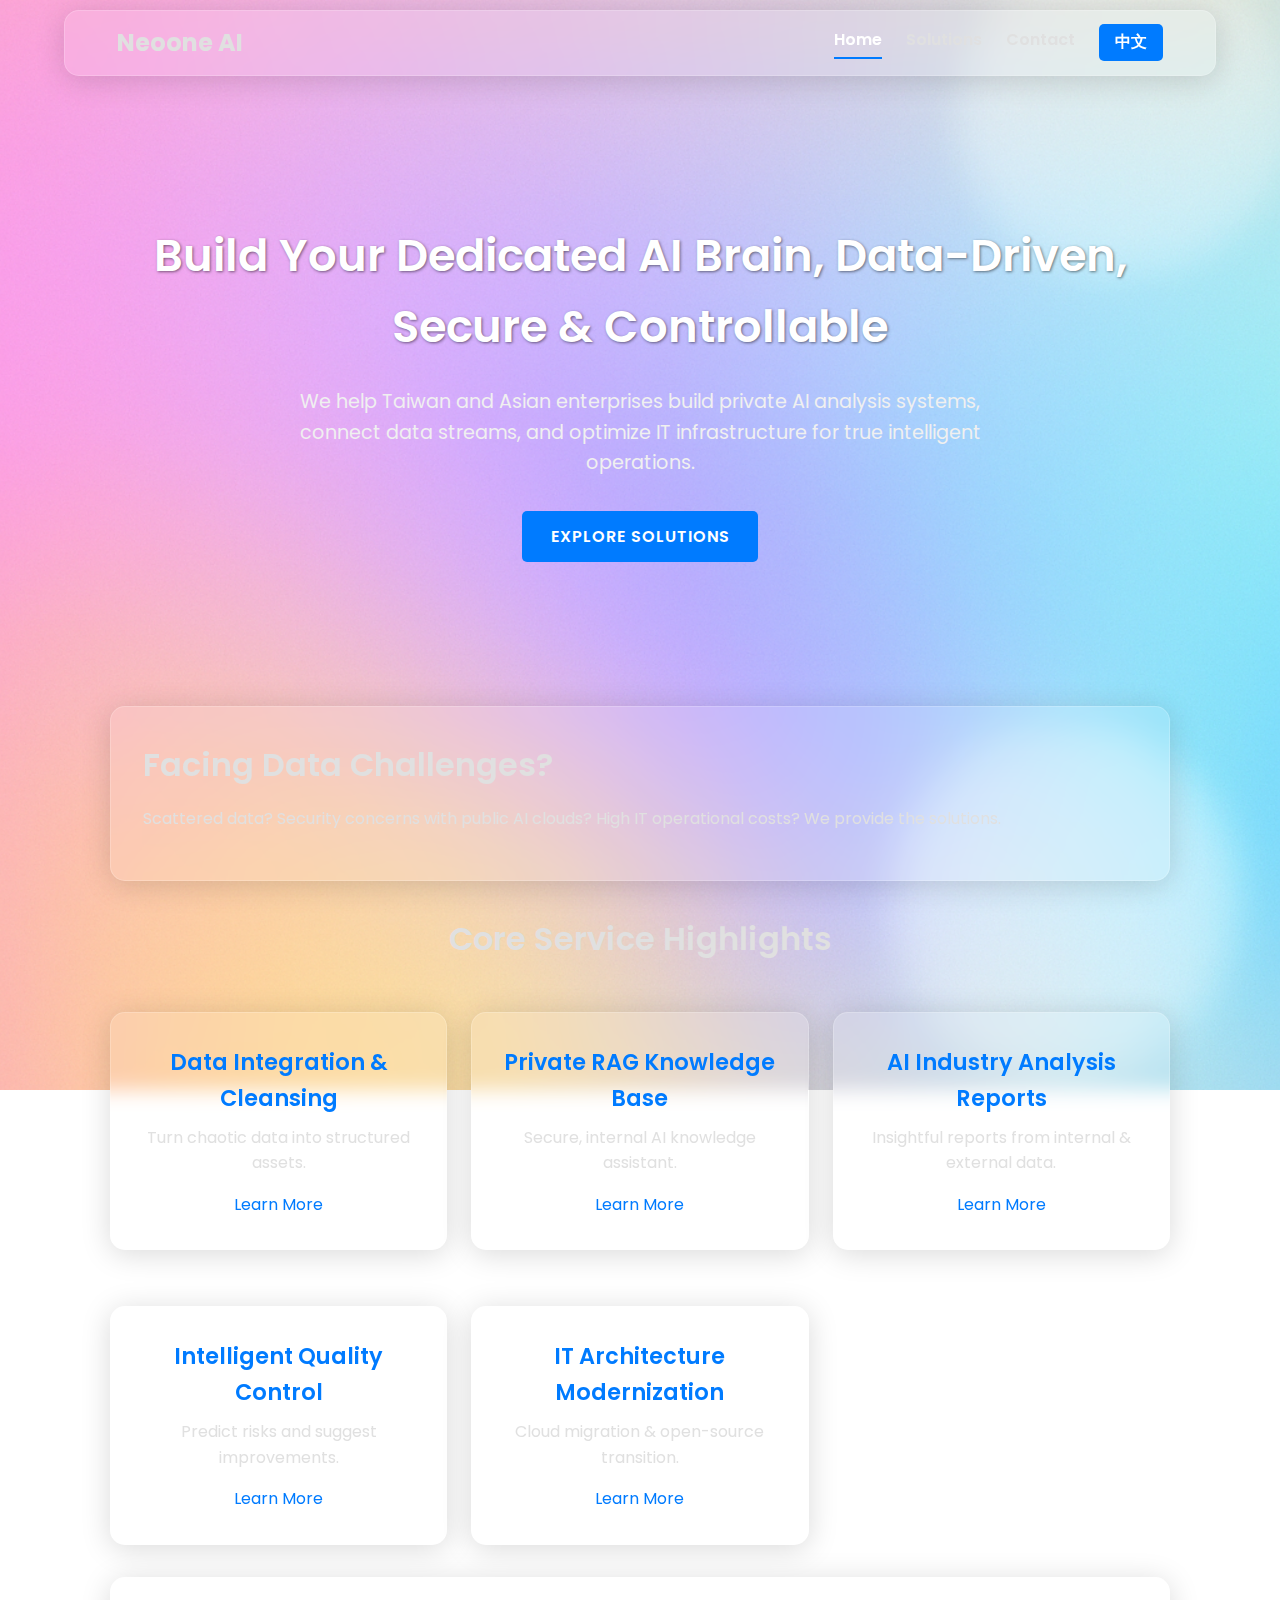
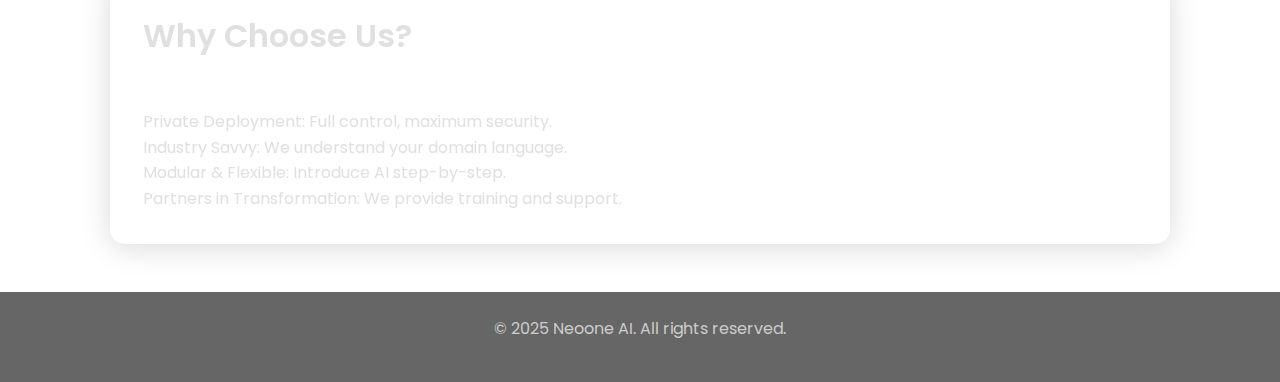
<file: index.html>
<!DOCTYPE html>
<html lang="en">
<head>
    <meta charset="UTF-8">
    <meta name="viewport" content="width=device-width, initial-scale=1.0">
    <title data-lang-key="site_title">Neoone - AI Solutions</title>
    <link rel="stylesheet" href="css/style.css">
    <link rel="preconnect" href="https://fonts.googleapis.com">
    <link rel="preconnect" href="https://fonts.gstatic.com" crossorigin>
    <link href="https://fonts.googleapis.com/css2?family=Noto+Sans+TC:wght@400;700&family=Poppins:wght@400;600;700&display=swap" rel="stylesheet">
    </head>
<body>
    <header class="navbar glass-card">
        <div class="container nav-container">
            <a href="index.html" class="logo" data-lang-key="company_name">YourBrand</a>

            <button class="hamburger" id="hamburger-button" aria-label="Toggle menu" aria-expanded="false">
                <span></span> <span></span> <span></span>
            </button>

            <nav id="main-nav">
                <ul>
                    <li><a href="index.html" data-lang-key="nav_home">Home</a></li>
                    <li><a href="solutions.html" data-lang-key="nav_solutions">Solutions</a></li>
                    <li><a href="contact.html" data-lang-key="nav_contact">Contact</a></li>
                </ul>
                <button id="lang-switcher" class="lang-button">中文</button>
            </nav>
        </div>
    </header>

    <main>
        <section id="hero" class="hero-section">
            <div class="container text-center">
                <h1 data-lang-key="home_hero_title">Build Your Dedicated AI Brain, Data-Driven, Secure & Controllable</h1>
                <p class="subtitle" data-lang-key="home_hero_subtitle">We help Taiwan and Asian enterprises build private AI analysis systems, connect data streams, and optimize IT infrastructure for true intelligent operations.</p>
                <a href="solutions.html" class="cta-button" data-lang-key="home_hero_cta">Explore Solutions</a>
            </div>
        </section>

        <section class="container section-padding">
             <div class="glass-card content-card">
                <h2 data-lang-key="home_pain_title">Facing Data Challenges?</h2>
                <p data-lang-key="home_pain_text">Scattered data? Security concerns with public AI clouds? High IT operational costs? We provide the solutions.</p>
            </div>
        </section>

        <section id="services" class="container section-padding">
            <h2 class="text-center section-title" data-lang-key="home_services_title">Core Service Highlights</h2>
            <div class="services-grid">
                <div class="service-item glass-card">
                    <h3 data-lang-key="service_1_title">Data Integration & Cleansing</h3>
                    <p data-lang-key="service_1_desc">Turn chaotic data into structured assets.</p>
                    <a href="solutions.html#data-cleansing" data-lang-key="learn_more">Learn More</a>
                </div>
                 <div class="service-item glass-card">
                    <h3 data-lang-key="service_2_title">Private RAG Knowledge Base</h3>
                    <p data-lang-key="service_2_desc">Secure, internal AI knowledge assistant.</p>
                     <a href="solutions.html#rag" data-lang-key="learn_more">Learn More</a>
                </div>
                <div class="service-item glass-card">
                    <h3 data-lang-key="service_3_title">AI Industry Analysis Reports</h3>
                    <p data-lang-key="service_3_desc">Insightful reports from internal & external data.</p>
                     <a href="solutions.html#analysis" data-lang-key="learn_more">Learn More</a>
                </div>
                 <div class="service-item glass-card">
                    <h3 data-lang-key="service_4_title">Intelligent Quality Control</h3>
                    <p data-lang-key="service_4_desc">Predict risks and suggest improvements.</p>
                     <a href="solutions.html#quality" data-lang-key="learn_more">Learn More</a>
                </div>
                 <div class="service-item glass-card">
                    <h3 data-lang-key="service_5_title">IT Architecture Modernization</h3>
                    <p data-lang-key="service_5_desc">Cloud migration & open-source transition.</p>
                     <a href="solutions.html#it" data-lang-key="learn_more">Learn More</a>
                </div>
            </div>
        </section>

        <section id="why-us" class="container section-padding">
             <div class="glass-card content-card">
                <h2 class="section-title" data-lang-key="home_whyus_title">Why Choose Us?</h2>
                <ul>
                    <li data-lang-key="whyus_1"><strong>Private Deployment:</strong> Full control, maximum security.</li>
                    <li data-lang-key="whyus_2"><strong>Industry Savvy:</strong> We understand your domain language.</li>
                    <li data-lang-key="whyus_3"><strong>Modular & Flexible:</strong> Introduce AI step-by-step.</li>
                    <li data-lang-key="whyus_4"><strong>Partners in Transformation:</strong> We provide training and support.</li>
                </ul>
            </div>
        </section>
    </main>

    <footer class="footer">
        <div class="container">
            <p data-lang-key="footer_text">&copy; 2025 Your Company Name. All rights reserved.</p>
            </div>
    </footer>

    <script src="js/content.js"></script>
    <script src="js/script.js"></script>
</body>
</html>
</file>
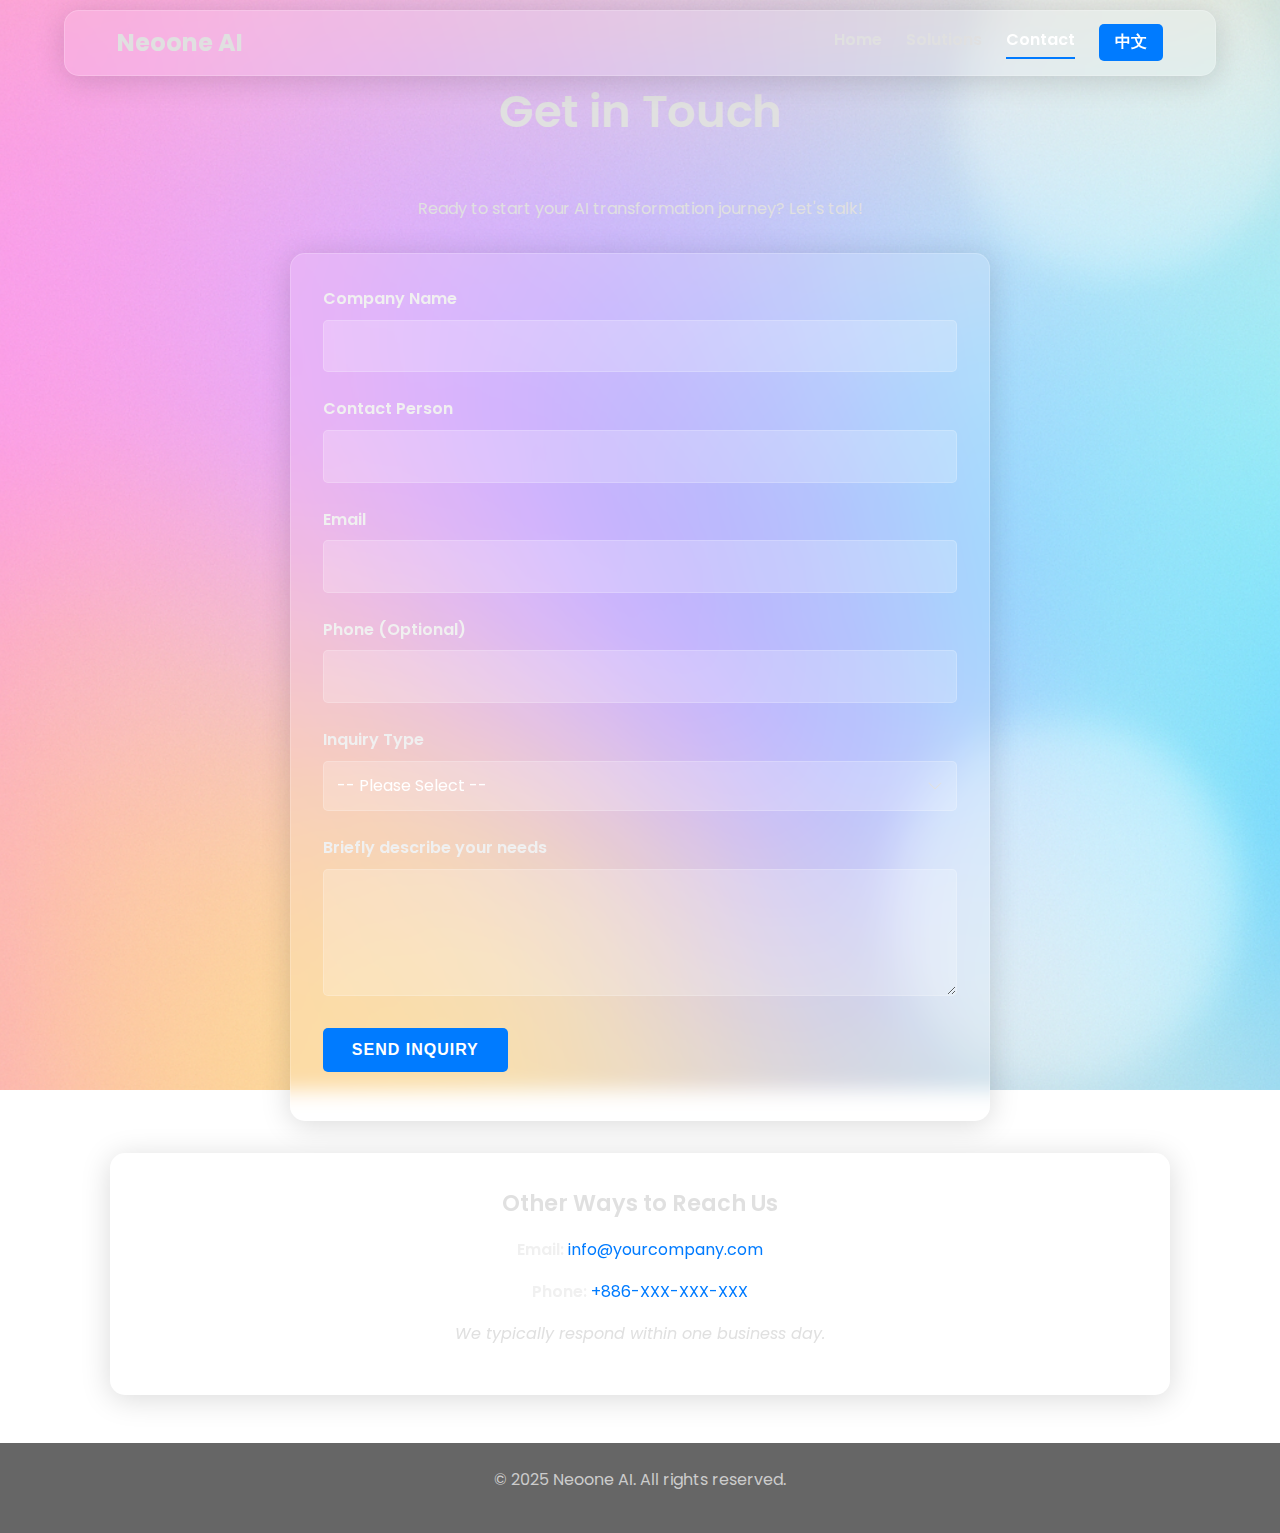
<file: contact.html>
<!DOCTYPE html>
<html lang="en">
<head>
    <meta charset="UTF-8">
    <meta name="viewport" content="width=device-width, initial-scale=1.0">
    <title data-lang-key="contact_page_title">Contact Us - YourBrand AI</title>
    <link rel="stylesheet" href="css/style.css">
    <link rel="preconnect" href="https://fonts.googleapis.com">
    <link rel="preconnect" href="https://fonts.gstatic.com" crossorigin>
    <link href="https://fonts.googleapis.com/css2?family=Noto+Sans+TC:wght@400;700&family=Poppins:wght@400;600;700&display=swap" rel="stylesheet">
</head>
<body>
     <header class="navbar glass-card">
        <div class="container nav-container">
            <a href="index.html" class="logo" data-lang-key="company_name">YourBrand</a>
            <button class="hamburger" id="hamburger-button" aria-label="Toggle menu" aria-expanded="false">
                <span></span> <span></span> <span></span>
            </button>
            <nav id="main-nav">
                <ul>
                    <li><a href="index.html" data-lang-key="nav_home">Home</a></li>
                    <li><a href="solutions.html" data-lang-key="nav_solutions">Solutions</a></li>
                     <li><a href="contact.html" class="active" data-lang-key="nav_contact">Contact</a></li>
                </ul>
                <button id="lang-switcher" class="lang-button">中文</button>
            </nav>
        </div>
    </header>

    <main>
        <section class="container section-padding">
            <h1 class="text-center section-title" data-lang-key="contact_main_title">Get in Touch</h1>
            <p class="text-center subtitle" data-lang-key="contact_intro">Ready to start your AI transformation journey? Let's talk!</p>

            <div class="contact-form-container glass-card">
                <form id="contact-form" action="https://formsubmit.co/verj.vincent@gmail.com" method="POST">
                     <input type="hidden" name="_subject" value="來自 YourBrand AI 網站的新諮詢!">

                    <div class="form-group">
                        <label for="company-name" data-lang-key="form_company_name">Company Name</label>
                        <input type="text" id="company-name" name="companyName" required>
                    </div>
                    <div class="form-group">
                        <label for="contact-person" data-lang-key="form_contact_person">Contact Person</label>
                        <input type="text" id="contact-person" name="contactPerson" required>
                    </div>
                     <div class="form-group">
                        <label for="email" data-lang-key="form_email">Email</label>
                        <input type="email" id="email" name="_replyto" required> </div>
                    <div class="form-group">
                        <label for="phone" data-lang-key="form_phone">Phone (Optional)</label>
                        <input type="tel" id="phone" name="phone">
                    </div>
                    <div class="form-group">
                        <label for="inquiry-type" data-lang-key="form_inquiry_type">Inquiry Type</label>
                        <select id="inquiry-type" name="inquiryType" required>
                            <option value="" data-lang-key="form_select_option">-- Please Select --</option>
                            <option value="consultation" data-lang-key="form_option_consultation">Solution Consultation</option>
                            <option value="demo" data-lang-key="form_option_demo">Request a Demo</option>
                            <option value="technical" data-lang-key="form_option_technical">Technical Question</option>
                            <option value="partnership" data-lang-key="form_option_partnership">Partnership Inquiry</option>
                            <option value="other" data-lang-key="form_option_other">Other</option>
                        </select>
                    </div>
                    <div class="form-group">
                         <label for="message" data-lang-key="form_message">Briefly describe your needs</label>
                        <textarea id="message" name="message" rows="4" required></textarea>
                    </div>
                     <button type="submit" class="cta-button" data-lang-key="form_submit_button">Send Inquiry</button>
                </form>
                 <p id="form-response" class="form-status"></p> </div>

            <div class="contact-info text-center glass-card content-card">
                 <h3 data-lang-key="contact_other_methods">Other Ways to Reach Us</h3>
                 <p><strong data-lang-key="contact_email_label">Email:</strong> <a href="mailto:info@yourcompany.com">info@yourcompany.com</a></p> <p><strong data-lang-key="contact_phone_label">Phone:</strong> <a href="tel:+88600000000">+886-XXX-XXX-XXX</a></p> <p><i data-lang-key="contact_response_time">We typically respond within one business day.</i></p>
            </div>
        </section>
    </main>

    <footer class="footer">
        <div class="container">
            <p data-lang-key="footer_text">&copy; 2025 YourBrand AI. All rights reserved.</p>
        </div>
    </footer>

    <script src="js/content.js"></script>
    <script src="js/script.js"></script>
</body>
</html>
</file>
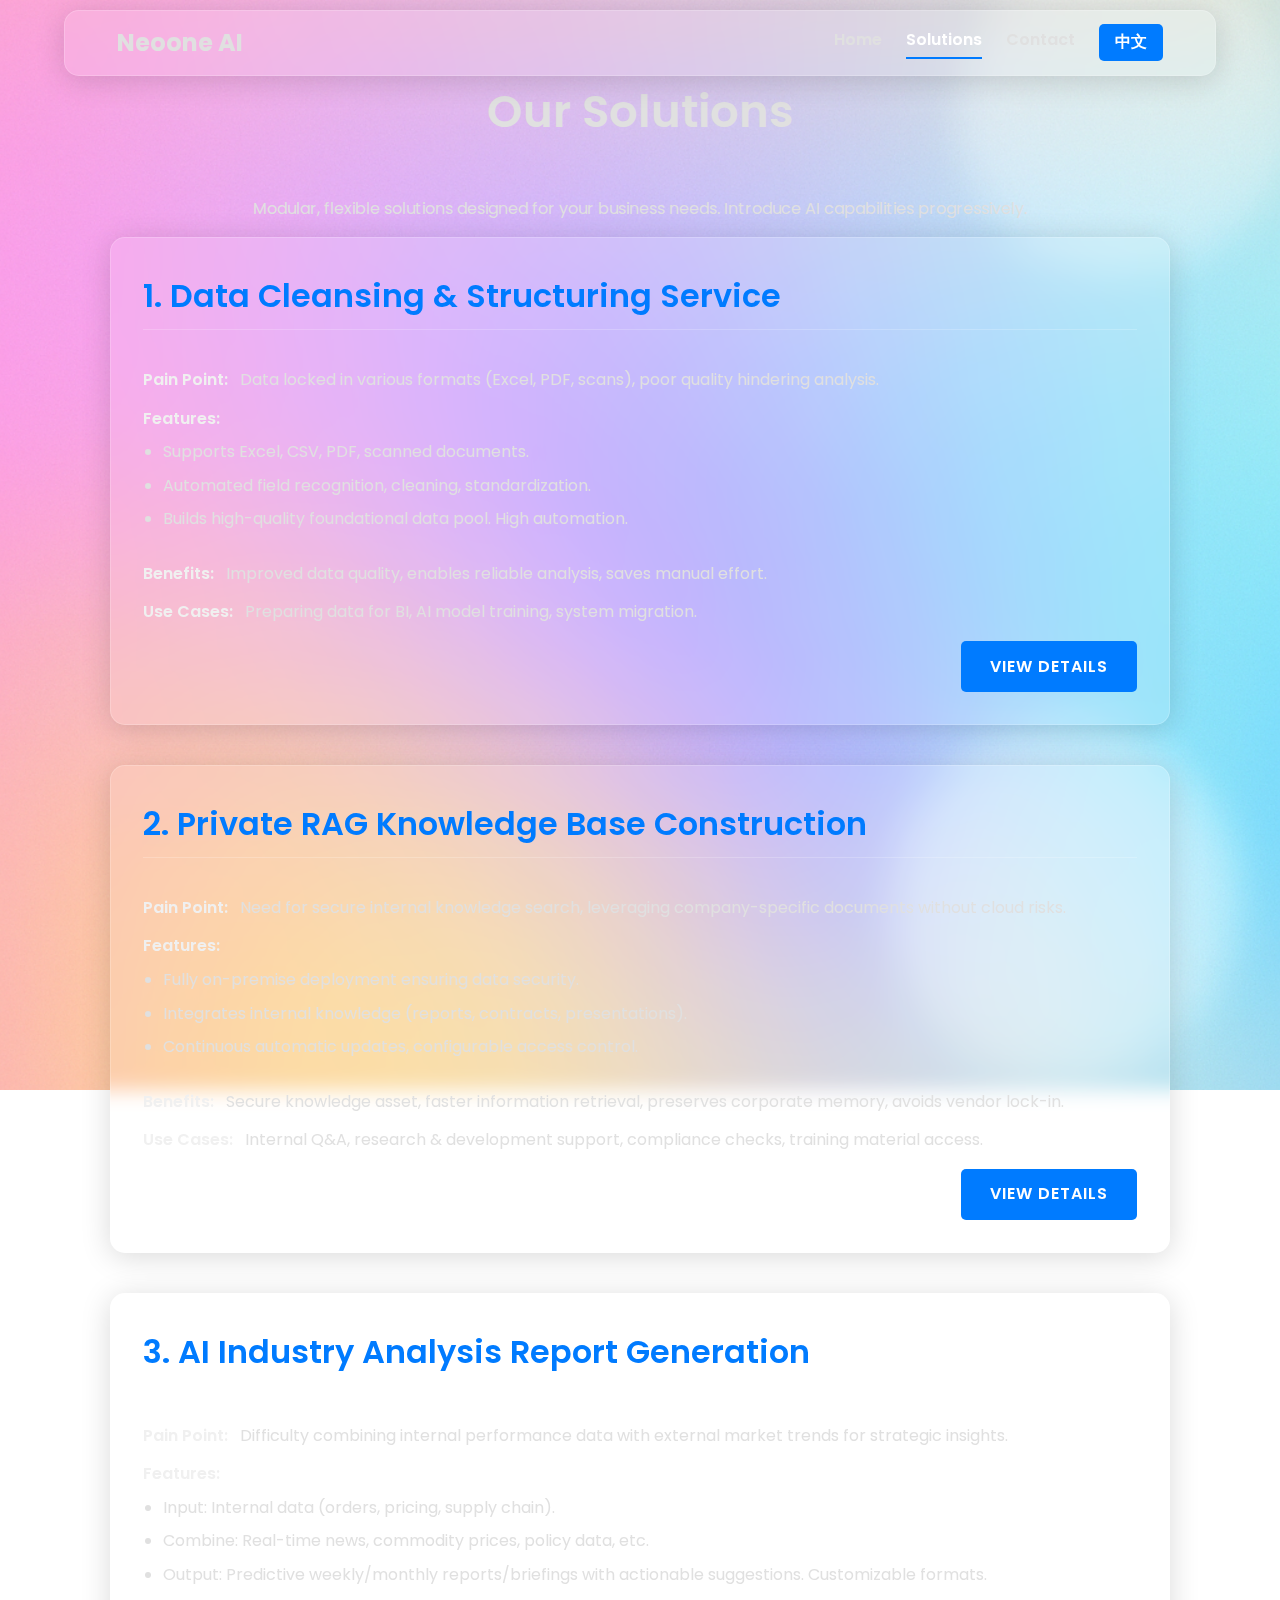
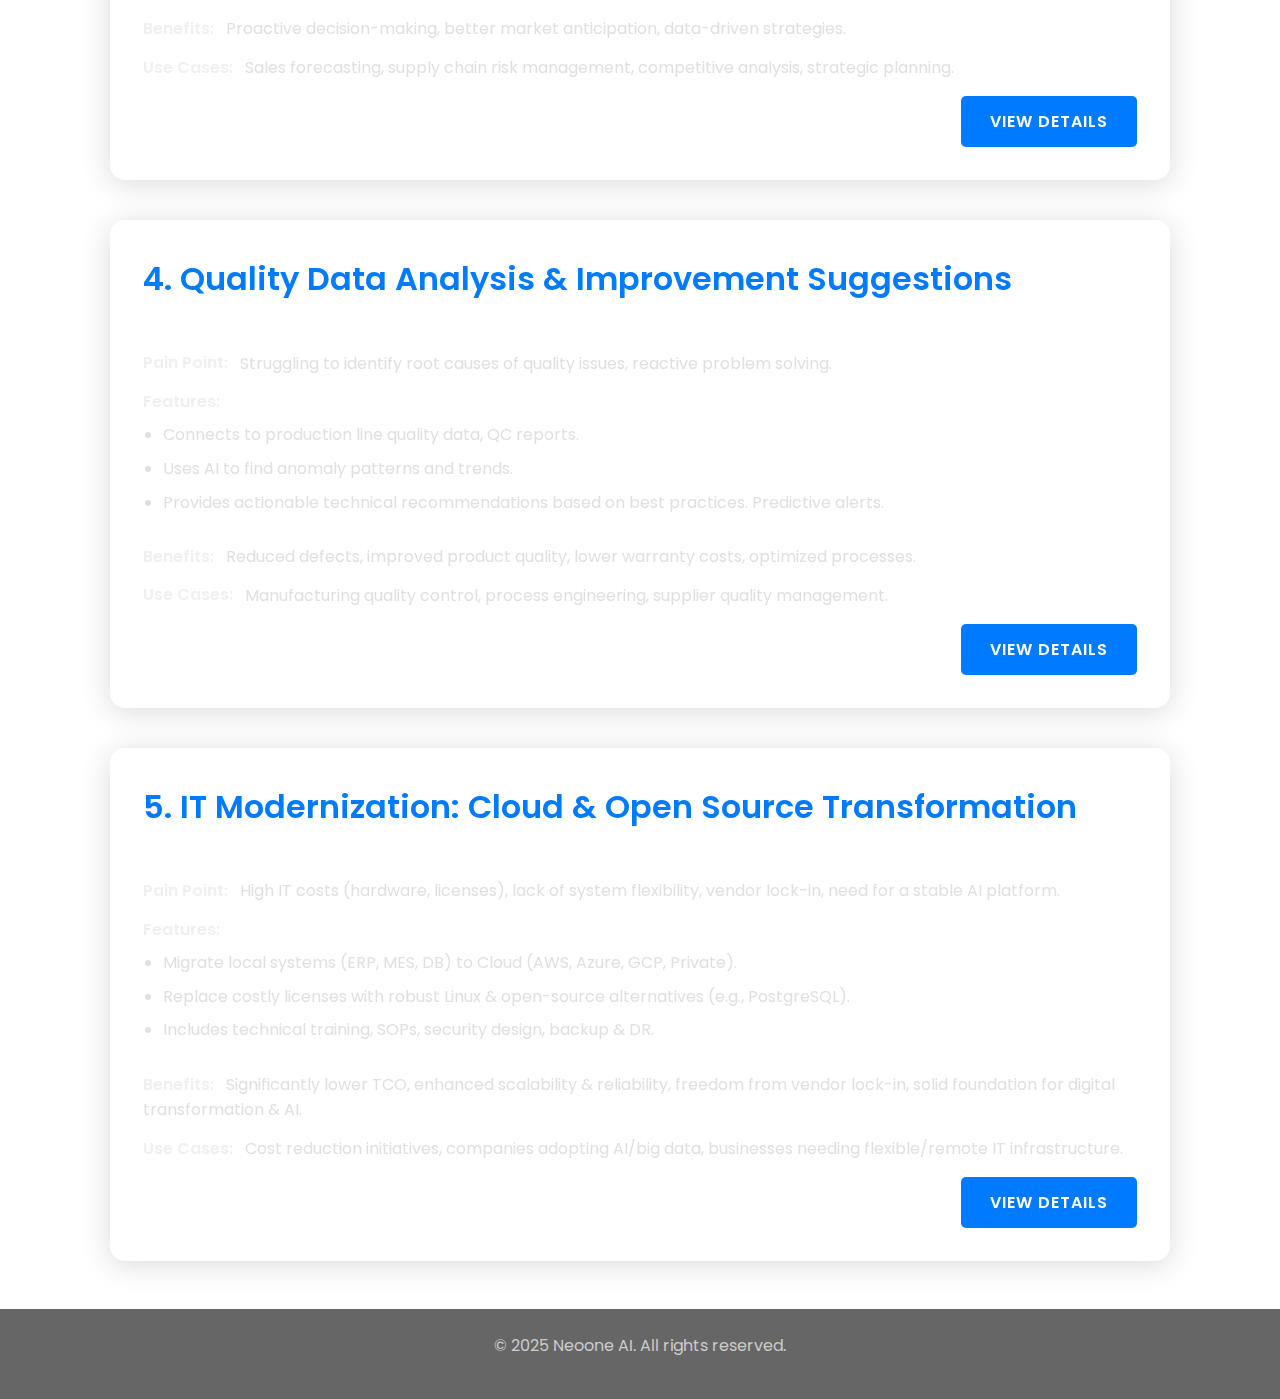
<file: solutions.html>
<!DOCTYPE html>
<html lang="en">
<head>
    <meta charset="UTF-8">
    <meta name="viewport" content="width=device-width, initial-scale=1.0">
    <title data-lang-key="solutions_page_title">Solutions - YourBrand AI</title>
    <link rel="stylesheet" href="css/style.css">
    <link rel="preconnect" href="https://fonts.googleapis.com">
    <link rel="preconnect" href="https://fonts.gstatic.com" crossorigin>
    <link href="https://fonts.googleapis.com/css2?family=Noto+Sans+TC:wght@400;700&family=Poppins:wght@400;600;700&display=swap" rel="stylesheet">
</head>
<body>
    <header class="navbar glass-card">
        <div class="container nav-container">
            <a href="index.html" class="logo" data-lang-key="company_name">YourBrand</a>
            <button class="hamburger" id="hamburger-button" aria-label="Toggle menu" aria-expanded="false">
                <span></span> <span></span> <span></span>
            </button>
            <nav id="main-nav">
                <ul>
                    <li><a href="index.html" data-lang-key="nav_home">Home</a></li>
                    <li><a href="solutions.html" class="active" data-lang-key="nav_solutions">Solutions</a></li>
                    <li><a href="contact.html" data-lang-key="nav_contact">Contact</a></li>
                </ul>
                <button id="lang-switcher" class="lang-button">中文</button>
            </nav>
        </div>
    </header>

    <main>
        <section class="container section-padding">
            <h1 class="text-center section-title" data-lang-key="solutions_main_title">Our Solutions</h1>
            <p class="text-center subtitle" data-lang-key="solutions_intro">Modular, flexible solutions designed for your business needs. Introduce AI capabilities progressively.</p>

            <div id="data-cleansing" class="solution-card glass-card">
                <h2 data-lang-key="solution_1_title">1. Data Cleansing & Structuring Service</h2>
                <strong data-lang-key="solution_pain_point_label">Pain Point:</strong> <span data-lang-key="solution_1_pain">Data locked in various formats (Excel, PDF, scans), poor quality hindering analysis.</span><br>
                <strong data-lang-key="solution_features_label">Features:</strong>
                <ul data-lang-key="solution_1_features"> <li>Supports Excel, CSV, PDF, scanned documents.</li>
                    <li>Automated field recognition, cleaning, standardization.</li>
                    <li>Builds high-quality foundational data pool. High automation.</li>
                 </ul>
                 <strong data-lang-key="solution_benefits_label">Benefits:</strong> <span data-lang-key="solution_1_benefits">Improved data quality, enables reliable analysis, saves manual effort.</span><br>
                 <strong data-lang-key="solution_use_case_label">Use Cases:</strong> <span data-lang-key="solution_1_use_cases">Preparing data for BI, AI model training, system migration.</span>
                 <div style="text-align: right; margin-top: 1rem;">
                     <a href="solutions/data-cleansing.html" class="cta-button solution-details-button" data-lang-key="view_details">View Details</a>
                 </div>
            </div>

            <div id="rag" class="solution-card glass-card">
                <h2 data-lang-key="solution_2_title">2. Private RAG Knowledge Base Construction</h2>
                 <strong data-lang-key="solution_pain_point_label">Pain Point:</strong> <span data-lang-key="solution_2_pain">Need for secure internal knowledge search, leveraging company-specific documents without cloud risks.</span><br>
                <strong data-lang-key="solution_features_label">Features:</strong>
                <ul data-lang-key="solution_2_features"> <li>Fully on-premise deployment ensuring data security.</li>
                    <li>Integrates internal knowledge (reports, contracts, presentations).</li>
                    <li>Continuous automatic updates, configurable access control.</li>
                 </ul>
                <strong data-lang-key="solution_benefits_label">Benefits:</strong> <span data-lang-key="solution_2_benefits">Secure knowledge asset, faster information retrieval, preserves corporate memory, avoids vendor lock-in.</span><br>
                <strong data-lang-key="solution_use_case_label">Use Cases:</strong> <span data-lang-key="solution_2_use_cases">Internal Q&A, research & development support, compliance checks, training material access.</span>
                <div style="text-align: right; margin-top: 1rem;">
                    <a href="solutions/rag-knowledge-base.html" class="cta-button solution-details-button" data-lang-key="view_details">View Details</a>
                </div>
            </div>

             <div id="analysis" class="solution-card glass-card">
                <h2 data-lang-key="solution_3_title">3. AI Industry Analysis Report Generation</h2>
                 <strong data-lang-key="solution_pain_point_label">Pain Point:</strong> <span data-lang-key="solution_3_pain">Difficulty combining internal performance data with external market trends for strategic insights.</span><br> <strong data-lang-key="solution_features_label">Features:</strong>
                <ul data-lang-key="solution_3_features"> <li>Input: Internal data (orders, pricing, supply chain).</li>
                    <li>Combine: Real-time news, commodity prices, policy data, etc.</li>
                    <li>Output: Predictive weekly/monthly reports/briefings with actionable suggestions. Customizable formats.</li>
                 </ul>
                <strong data-lang-key="solution_benefits_label">Benefits:</strong> <span data-lang-key="solution_3_benefits">Proactive decision-making, better market anticipation, data-driven strategies.</span><br>
                <strong data-lang-key="solution_use_case_label">Use Cases:</strong> <span data-lang-key="solution_3_use_cases">Sales forecasting, supply chain risk management, competitive analysis, strategic planning.</span>
                 <div style="text-align: right; margin-top: 1rem;">
                     <a href="solutions/analysis-reports.html" class="cta-button solution-details-button" data-lang-key="view_details">View Details</a>
                 </div>
            </div>

            <div id="quality" class="solution-card glass-card">
                <h2 data-lang-key="solution_4_title">4. Quality Data Analysis & Improvement Suggestions</h2>
                 <strong data-lang-key="solution_pain_point_label">Pain Point:</strong> <span data-lang-key="solution_4_pain">Struggling to identify root causes of quality issues, reactive problem solving.</span><br>
                <strong data-lang-key="solution_features_label">Features:</strong>
                <ul data-lang-key="solution_4_features"> <li>Connects to production line quality data, QC reports.</li>
                    <li>Uses AI to find anomaly patterns and trends.</li>
                    <li>Provides actionable technical recommendations based on best practices. Predictive alerts.</li>
                 </ul>
                <strong data-lang-key="solution_benefits_label">Benefits:</strong> <span data-lang-key="solution_4_benefits">Reduced defects, improved product quality, lower warranty costs, optimized processes.</span><br>
                 <strong data-lang-key="solution_use_case_label">Use Cases:</strong> <span data-lang-key="solution_4_use_cases">Manufacturing quality control, process engineering, supplier quality management.</span>
                 <div style="text-align: right; margin-top: 1rem;">
                     <a href="solutions/quality-analysis.html" class="cta-button solution-details-button" data-lang-key="view_details">View Details</a>
                 </div>
            </div>

            <div id="it" class="solution-card glass-card">
                <h2 data-lang-key="solution_5_title">5. IT Modernization: Cloud & Open Source Transformation</h2>
                <strong data-lang-key="solution_pain_point_label">Pain Point:</strong> <span data-lang-key="solution_5_pain">High IT costs (hardware, licenses), lack of system flexibility, vendor lock-in, need for a stable AI platform.</span><br>
                 <strong data-lang-key="solution_features_label">Features:</strong>
                <ul data-lang-key="solution_5_features"> <li>Migrate local systems (ERP, MES, DB) to Cloud (AWS, Azure, GCP, Private).</li>
                    <li>Replace costly licenses with robust Linux & open-source alternatives (e.g., PostgreSQL).</li>
                    <li>Includes technical training, SOPs, security design, backup & DR.</li>
                 </ul>
                <strong data-lang-key="solution_benefits_label">Benefits:</strong> <span data-lang-key="solution_5_benefits">Significantly lower TCO, enhanced scalability & reliability, freedom from vendor lock-in, solid foundation for digital transformation & AI.</span><br>
                <strong data-lang-key="solution_use_case_label">Use Cases:</strong> <span data-lang-key="solution_5_use_cases">Cost reduction initiatives, companies adopting AI/big data, businesses needing flexible/remote IT infrastructure.</span>
                 <div style="text-align: right; margin-top: 1rem;">
                     <a href="solutions/it-modernization.html" class="cta-button solution-details-button" data-lang-key="view_details">View Details</a>
                 </div>
            </div>

        </section>
    </main>

    <footer class="footer">
        <div class="container">
            <p data-lang-key="footer_text">&copy; 2025 YourBrand AI. All rights reserved.</p>
        </div>
    </footer>

    <script src="js/content.js"></script>
    <script src="js/script.js"></script>
</body>
</html>
</file>
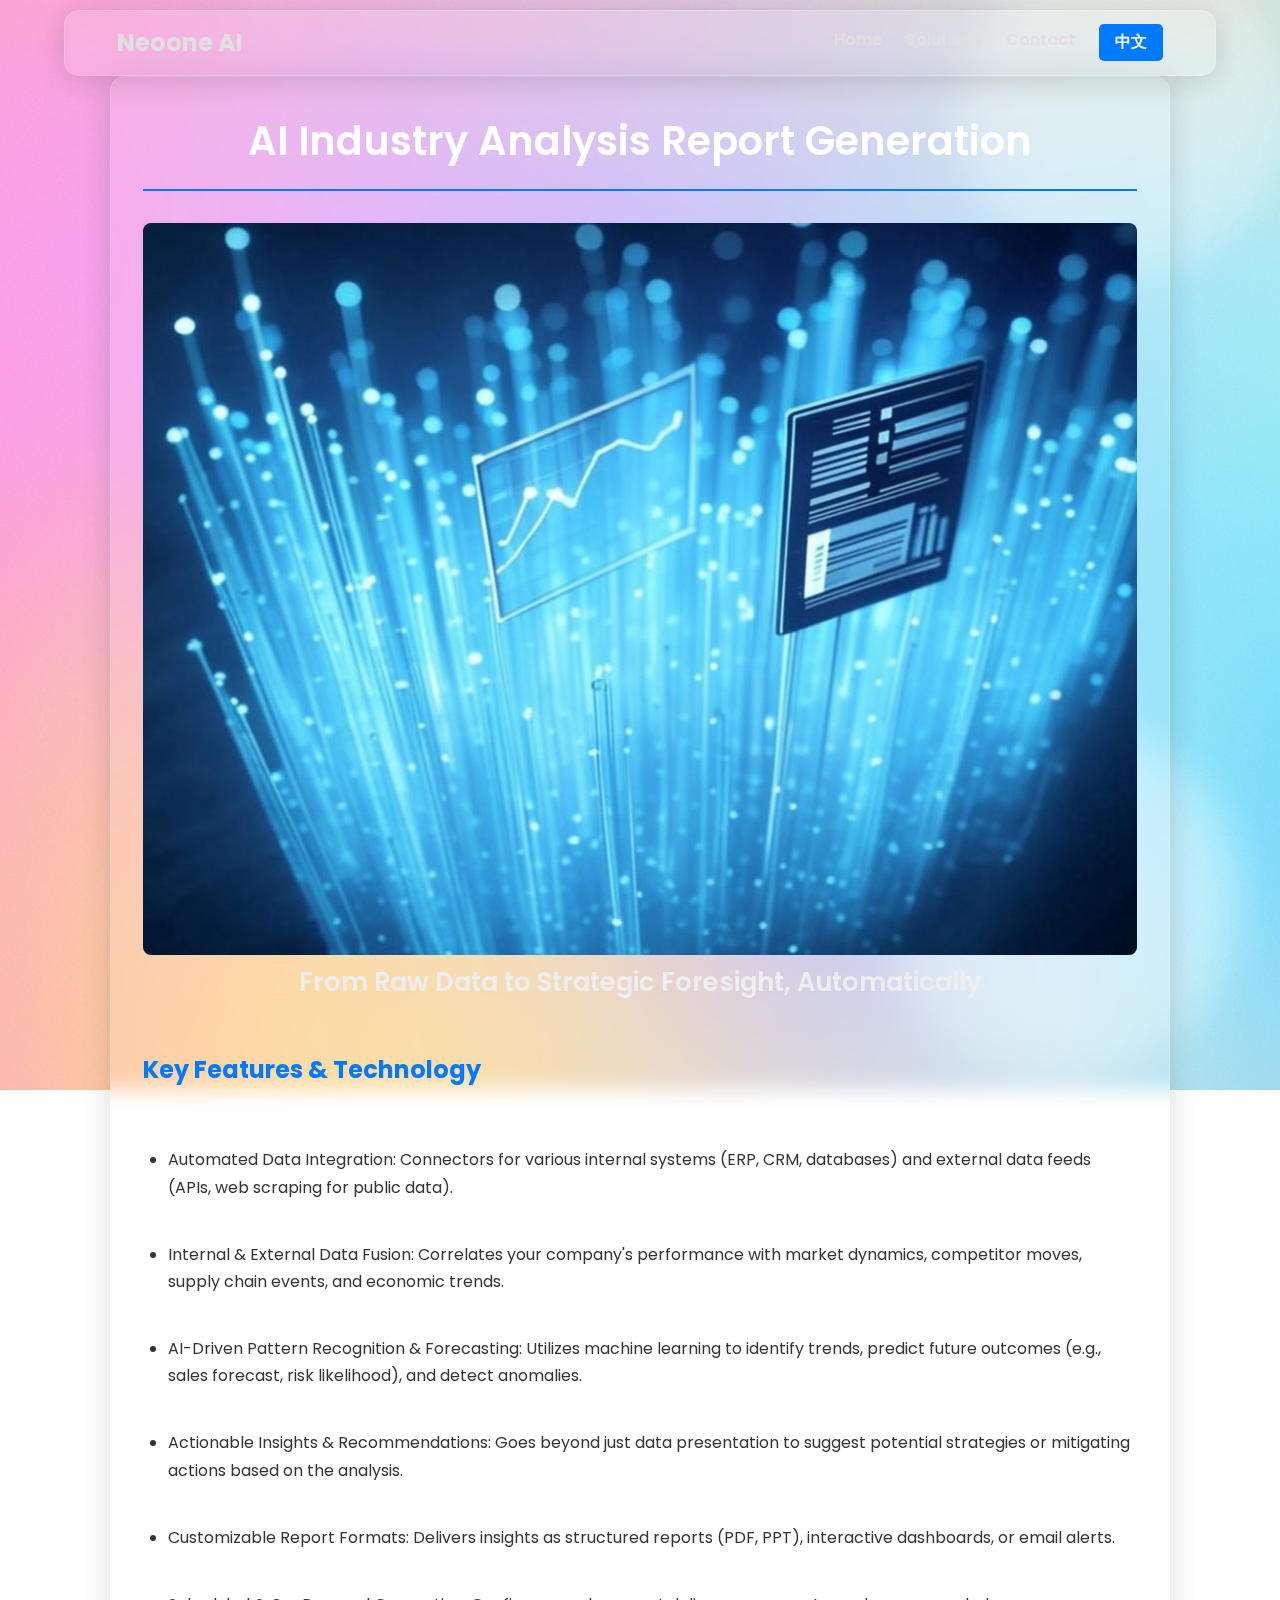
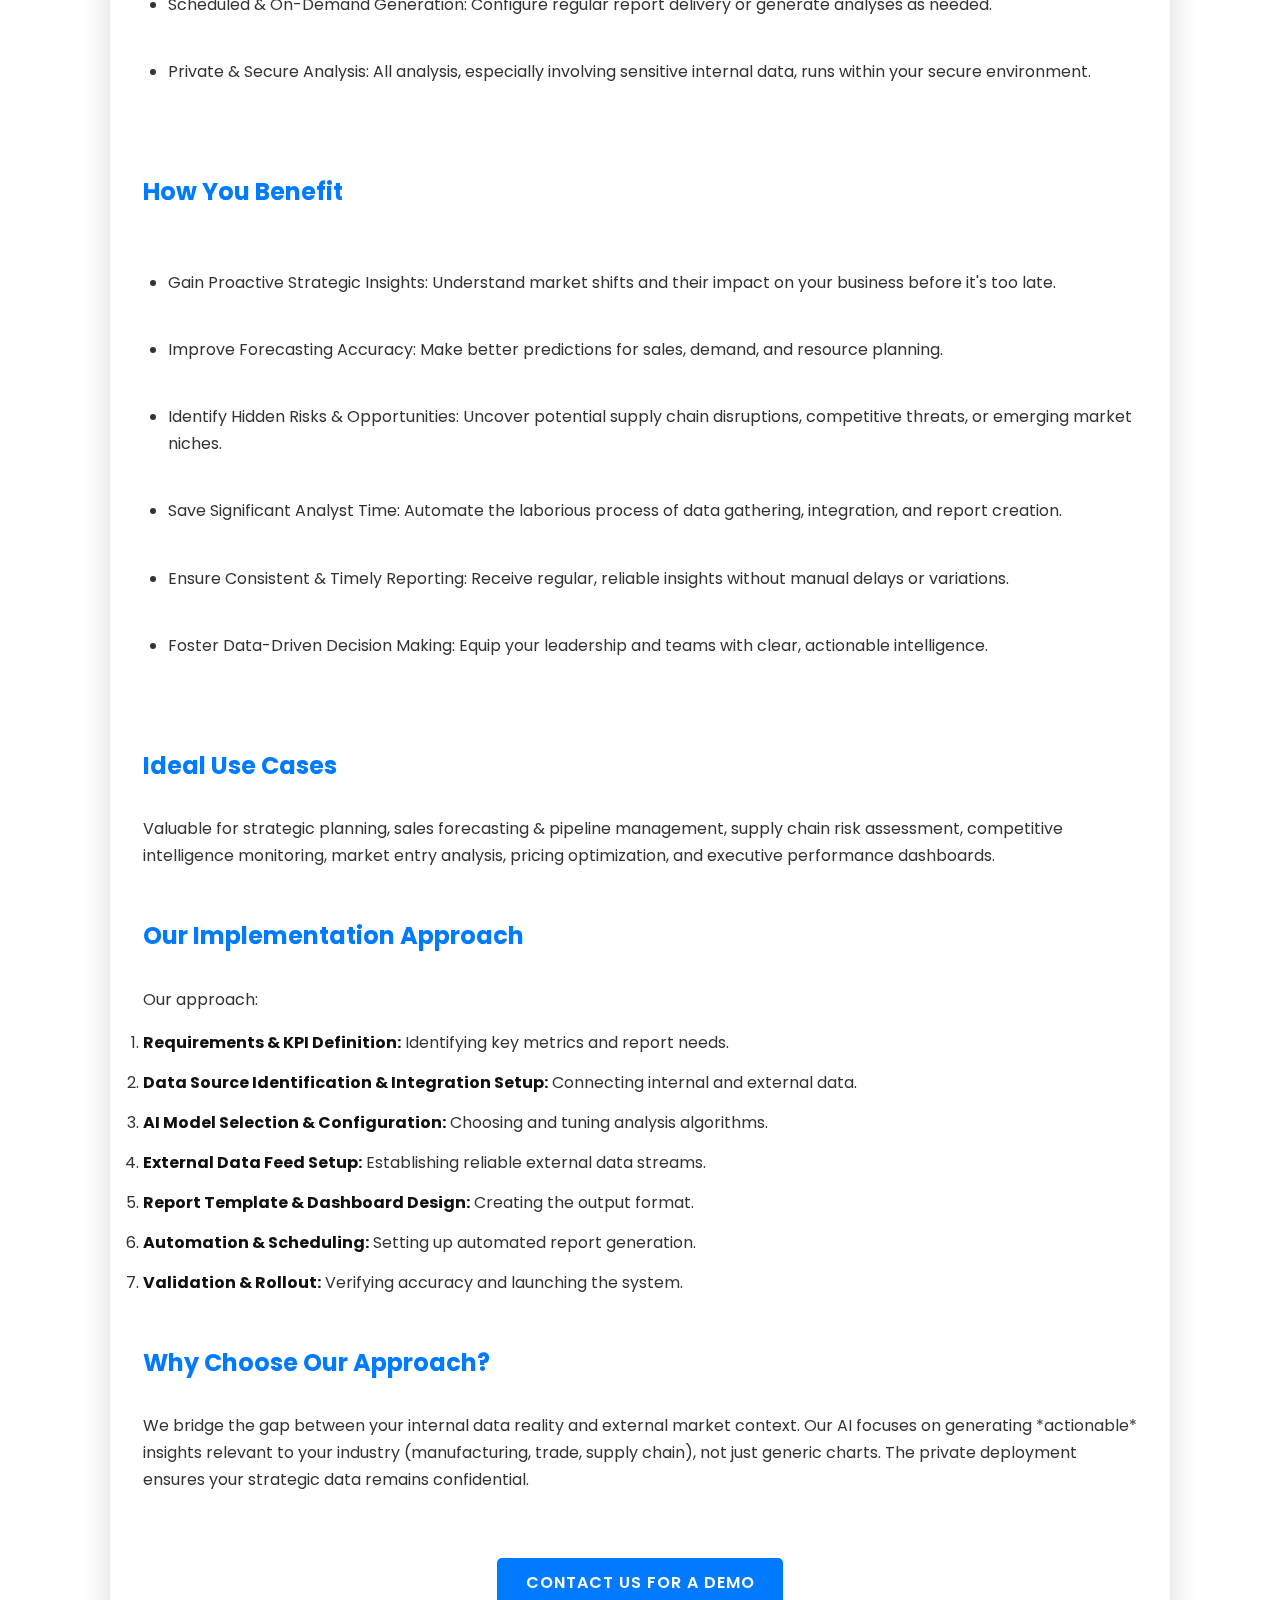
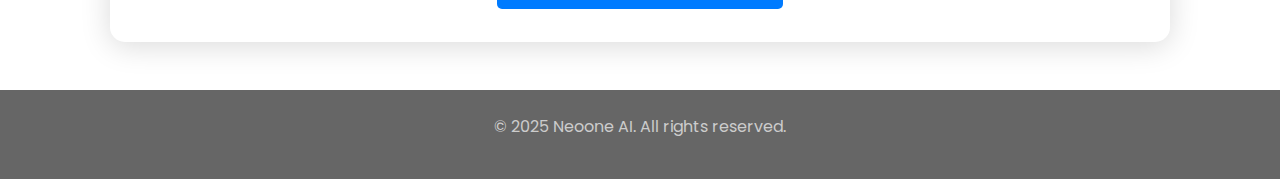
<file: solutions/analysis-reports.html>
<!DOCTYPE html>
<html lang="en">
<head>
    <meta charset="UTF-8">
    <meta name="viewport" content="width=device-width, initial-scale=1.0">
    <title data-lang-key="solution_detail_analysis_page_title">AI Analysis Reports - YourBrand AI</title>
    <link rel="stylesheet" href="../css/style.css">
    <link rel="preconnect" href="https://fonts.googleapis.com">
    <link rel="preconnect" href="https://fonts.gstatic.com" crossorigin>
    <link href="https://fonts.googleapis.com/css2?family=Noto+Sans+TC:wght@400;700&family=Poppins:wght@400;600;700&display=swap" rel="stylesheet">
</head>
<body>
    <header class="navbar glass-card">
        <div class="container nav-container">
            <a href="../index.html" class="logo" data-lang-key="company_name">YourBrand</a>
    
            <button class="hamburger" id="hamburger-button" aria-label="Toggle menu" aria-expanded="false">
                <span></span> <span></span> <span></span>
            </button>
    
            <nav id="main-nav">
                <ul>
                    <li><a href="../index.html" data-lang-key="nav_home">Home</a></li>
                    <li><a href="../solutions.html" data-lang-key="nav_solutions">Solutions</a></li>
                    <li><a href="../contact.html" data-lang-key="nav_contact">Contact</a></li>
                </ul>
                <button id="lang-switcher" class="lang-button">中文</button>
            </nav>
        </div>
    </header>
    

    <main>
        <section class="container section-padding">
            <div class="solution-detail-card glass-card">
                <h1 data-lang-key="solution_detail_analysis_title">AI Industry Analysis Report Generation</h1>

                 <img src="../assets/images/analysis_reports_placeholder.jpg" alt="Analysis Reports Illustration" style="max-width: 100%; border-radius: 8px; margin-bottom: 1rem;">

                <h2 data-lang-key="solution_detail_analysis_subtitle">From Raw Data to Strategic Foresight, Automatically</h2>
                 <p data-lang-key="solution_detail_analysis_intro"> </p>

                <h3 data-lang-key="solution_detail_key_features">Key Features & Technology</h3>
                <ul data-lang-key="solution_detail_analysis_features_list_html">
                    </ul>

                <h3 data-lang-key="solution_detail_benefits_title">How You Benefit</h3>
                <ul data-lang-key="solution_detail_analysis_benefits_list_html">
                    </ul>

                 <h3 data-lang-key="solution_detail_use_cases_title">Ideal Use Cases</h3>
                <p data-lang-key="solution_detail_analysis_use_cases_desc">
                    </p>

                <h3 data-lang-key="solution_detail_implementation_title">Our Implementation Approach</h3>
                <p data-lang-key="solution_detail_analysis_implementation_desc">
                     </p>

                 <h3 data-lang-key="solution_detail_why_us_title">Why Choose Our Approach?</h3>
                 <p data-lang-key="solution_detail_analysis_why_us">
                     </p>

                <div style="text-align: center; margin-top: 2rem;">
                    <a href="../contact.html" class="cta-button" data-lang-key="contact_us_for_demo">Contact Us for a Personalized Demo</a>
                </div>
            </div>
        </section>
    </main>

    <footer class="footer">
        <div class="container">
            <p data-lang-key="footer_text">&copy; 2025 YourBrand AI. All rights reserved.</p>
        </div>
    </footer>

    <script src="../js/content.js"></script>
    <script src="../js/script.js"></script>
</body>
</html>
</file>
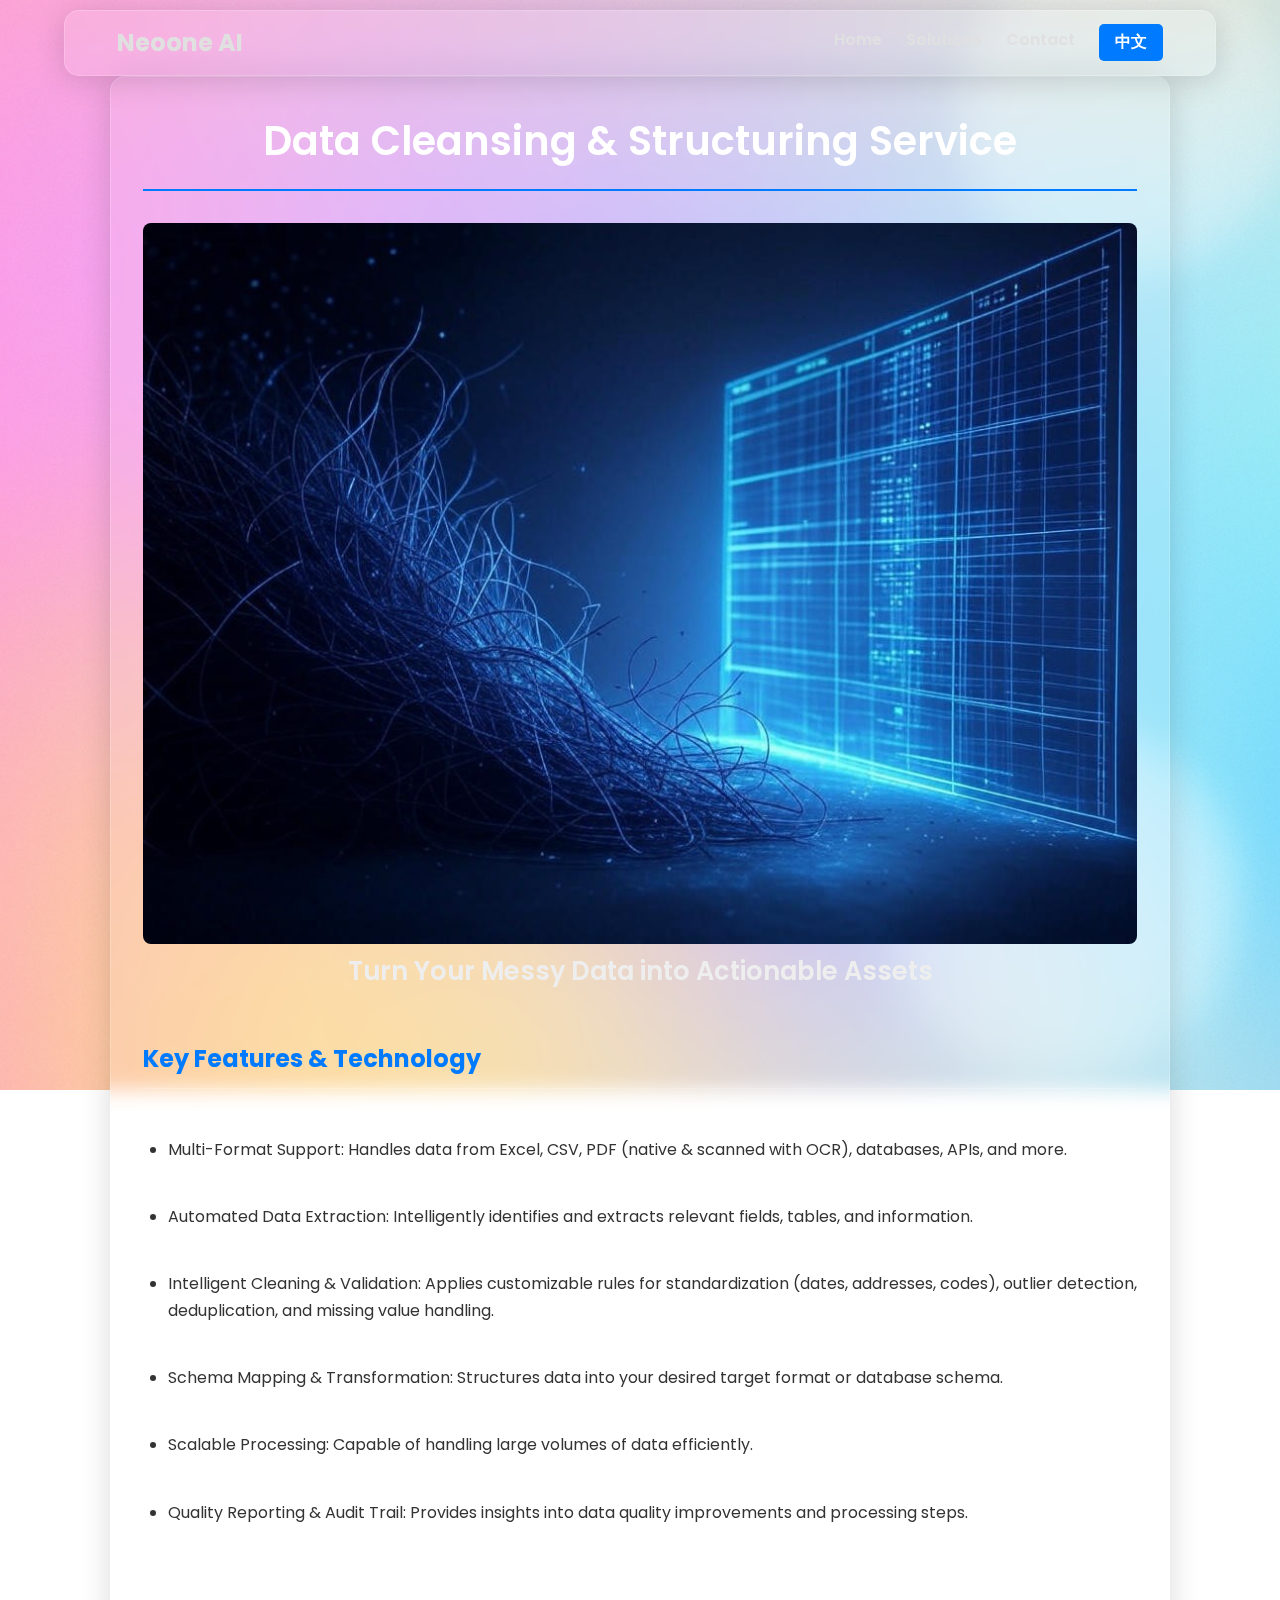
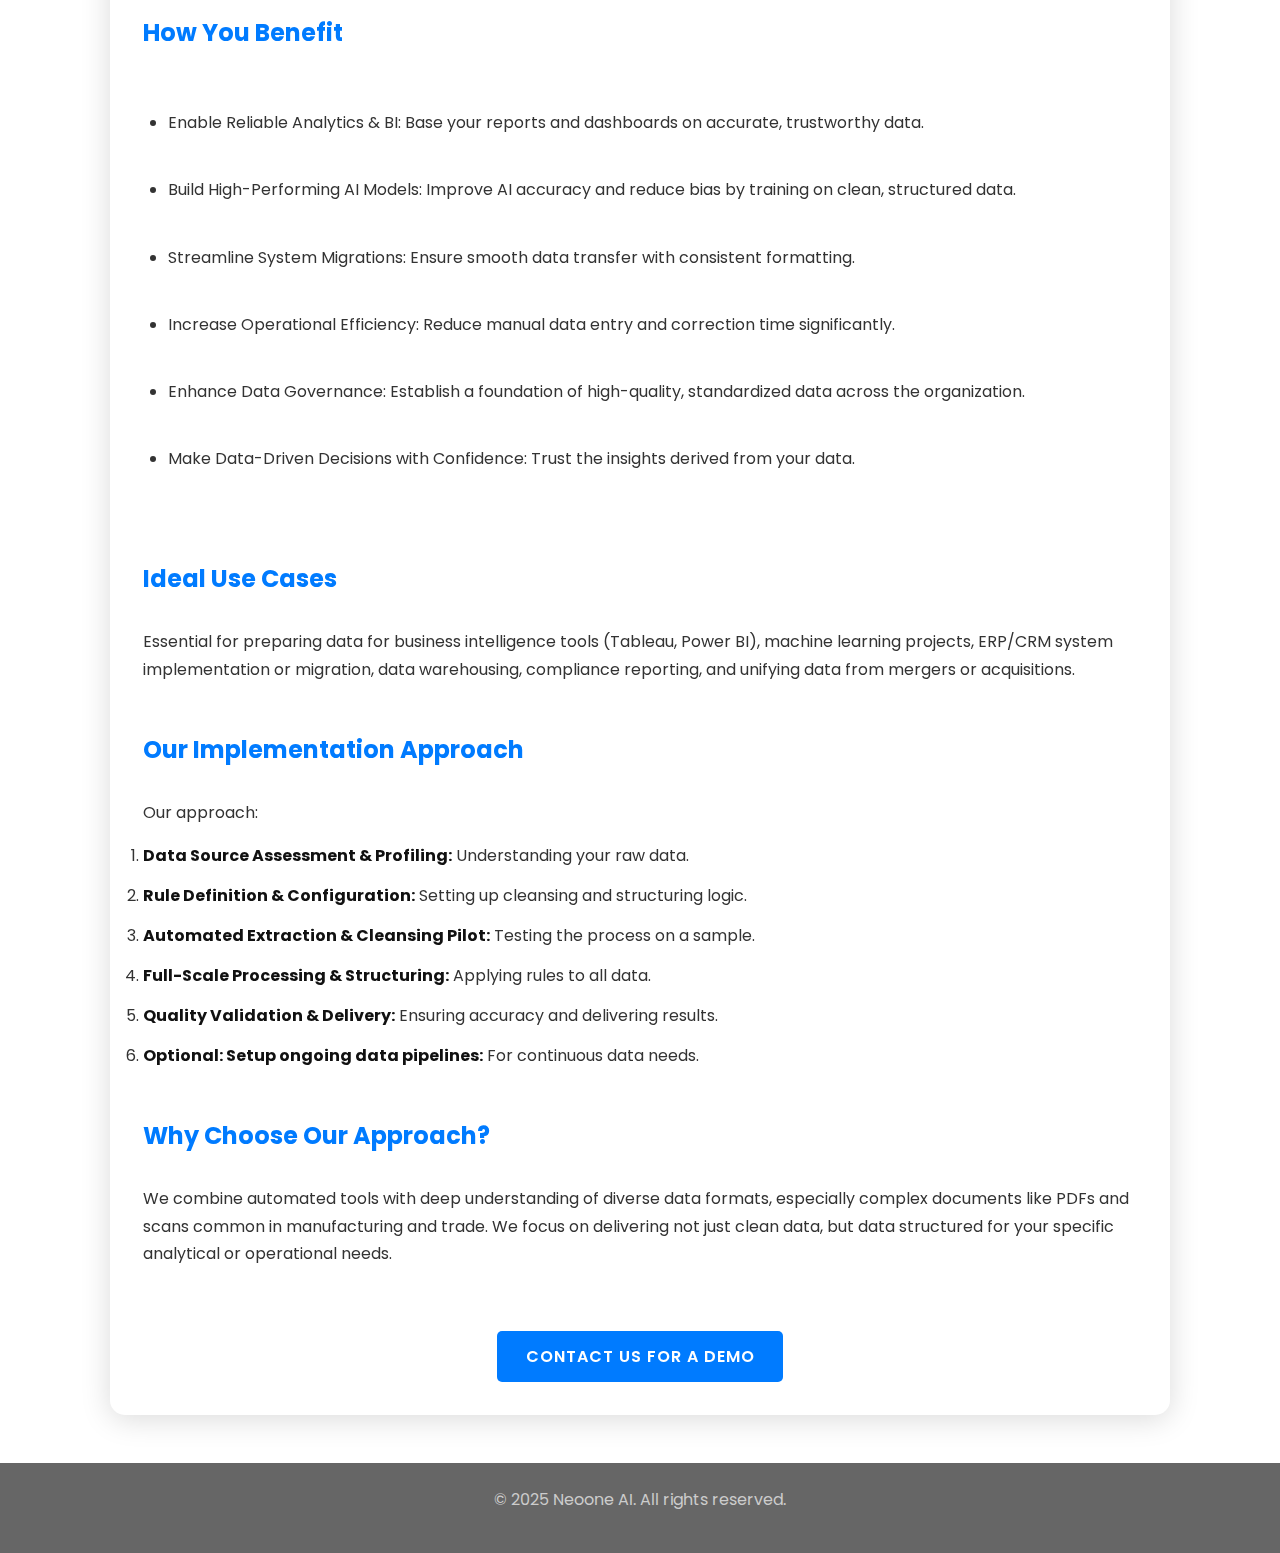
<file: solutions/data-cleansing.html>
<!DOCTYPE html>
<html lang="en">
<head>
    <meta charset="UTF-8">
    <meta name="viewport" content="width=device-width, initial-scale=1.0">
    <title data-lang-key="solution_detail_data_cleansing_page_title">Data Cleansing Details - YourBrand AI</title>
    <link rel="stylesheet" href="../css/style.css">
    <link rel="preconnect" href="https://fonts.googleapis.com">
    <link rel="preconnect" href="https://fonts.gstatic.com" crossorigin>
    <link href="https://fonts.googleapis.com/css2?family=Noto+Sans+TC:wght@400;700&family=Poppins:wght@400;600;700&display=swap" rel="stylesheet">
</head>
<body>
    <header class="navbar glass-card">
        <div class="container nav-container">
            <a href="../index.html" class="logo" data-lang-key="company_name">YourBrand</a>
    
            <button class="hamburger" id="hamburger-button" aria-label="Toggle menu" aria-expanded="false">
                <span></span> <span></span> <span></span>
            </button>
    
            <nav id="main-nav">
                <ul>
                    <li><a href="../index.html" data-lang-key="nav_home">Home</a></li>
                    <li><a href="../solutions.html" data-lang-key="nav_solutions">Solutions</a></li>
                    <li><a href="../contact.html" data-lang-key="nav_contact">Contact</a></li>
                </ul>
                <button id="lang-switcher" class="lang-button">中文</button>
            </nav>
        </div>
    </header>
    

    <main>
        <section class="container section-padding">
            <div class="solution-detail-card glass-card">
                <h1 data-lang-key="solution_detail_data_cleansing_title">Data Cleansing & Structuring Service</h1>

                <img src="../assets/images/data_cleansing_placeholder.jpg" alt="Data Cleansing Illustration" style="max-width: 100%; border-radius: 8px; margin-bottom: 1rem;">

                <h2 data-lang-key="solution_detail_data_cleansing_subtitle">Turn Your Messy Data into Actionable Assets</h2>
                <p data-lang-key="solution_detail_data_cleansing_intro">
                    </p>

                <h3 data-lang-key="solution_detail_key_features">Key Features & Technology</h3>
                <ul data-lang-key="solution_detail_data_cleansing_features_list_html">
                    </ul>

                <h3 data-lang-key="solution_detail_benefits_title">How You Benefit</h3>
                <ul data-lang-key="solution_detail_data_cleansing_benefits_list_html">
                    </ul>

                <h3 data-lang-key="solution_detail_use_cases_title">Ideal Use Cases</h3>
                <p data-lang-key="solution_detail_data_cleansing_use_cases_desc">
                    </p>

                <h3 data-lang-key="solution_detail_implementation_title">Our Implementation Approach</h3>
                <p data-lang-key="solution_detail_data_cleansing_implementation_desc">
                    </p>

                <h3 data-lang-key="solution_detail_why_us_title">Why Choose Our Approach?</h3>
                 <p data-lang-key="solution_detail_data_cleansing_why_us">
                     </p>

                <div style="text-align: center; margin-top: 2rem;">
                    <a href="../contact.html" class="cta-button" data-lang-key="contact_us_for_demo">Contact Us for a Personalized Demo</a>
                </div>
            </div>
        </section>
    </main>

    <footer class="footer">
        <div class="container">
            <p data-lang-key="footer_text">&copy; 2025 YourBrand AI. All rights reserved.</p>
        </div>
    </footer>

    <script src="../js/content.js"></script>
    <script src="../js/script.js"></script>
</body>
</html>
</file>
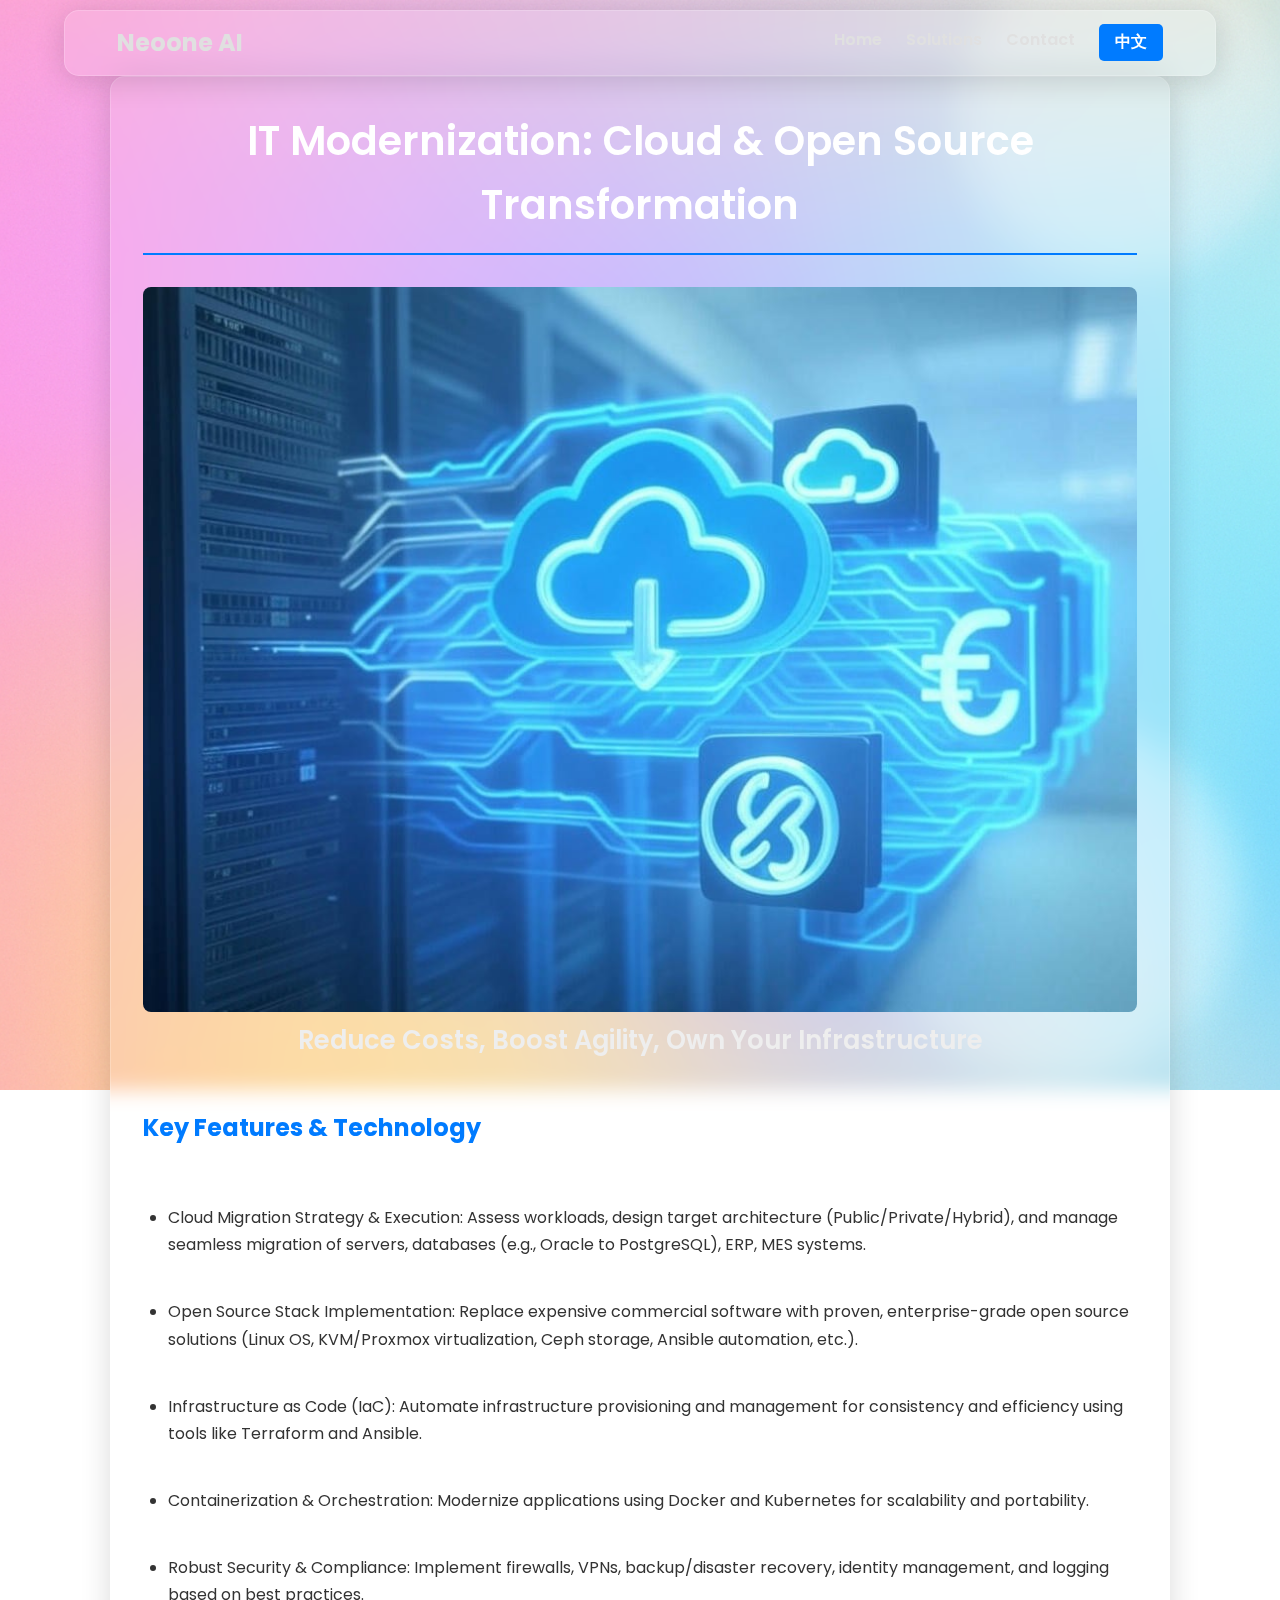
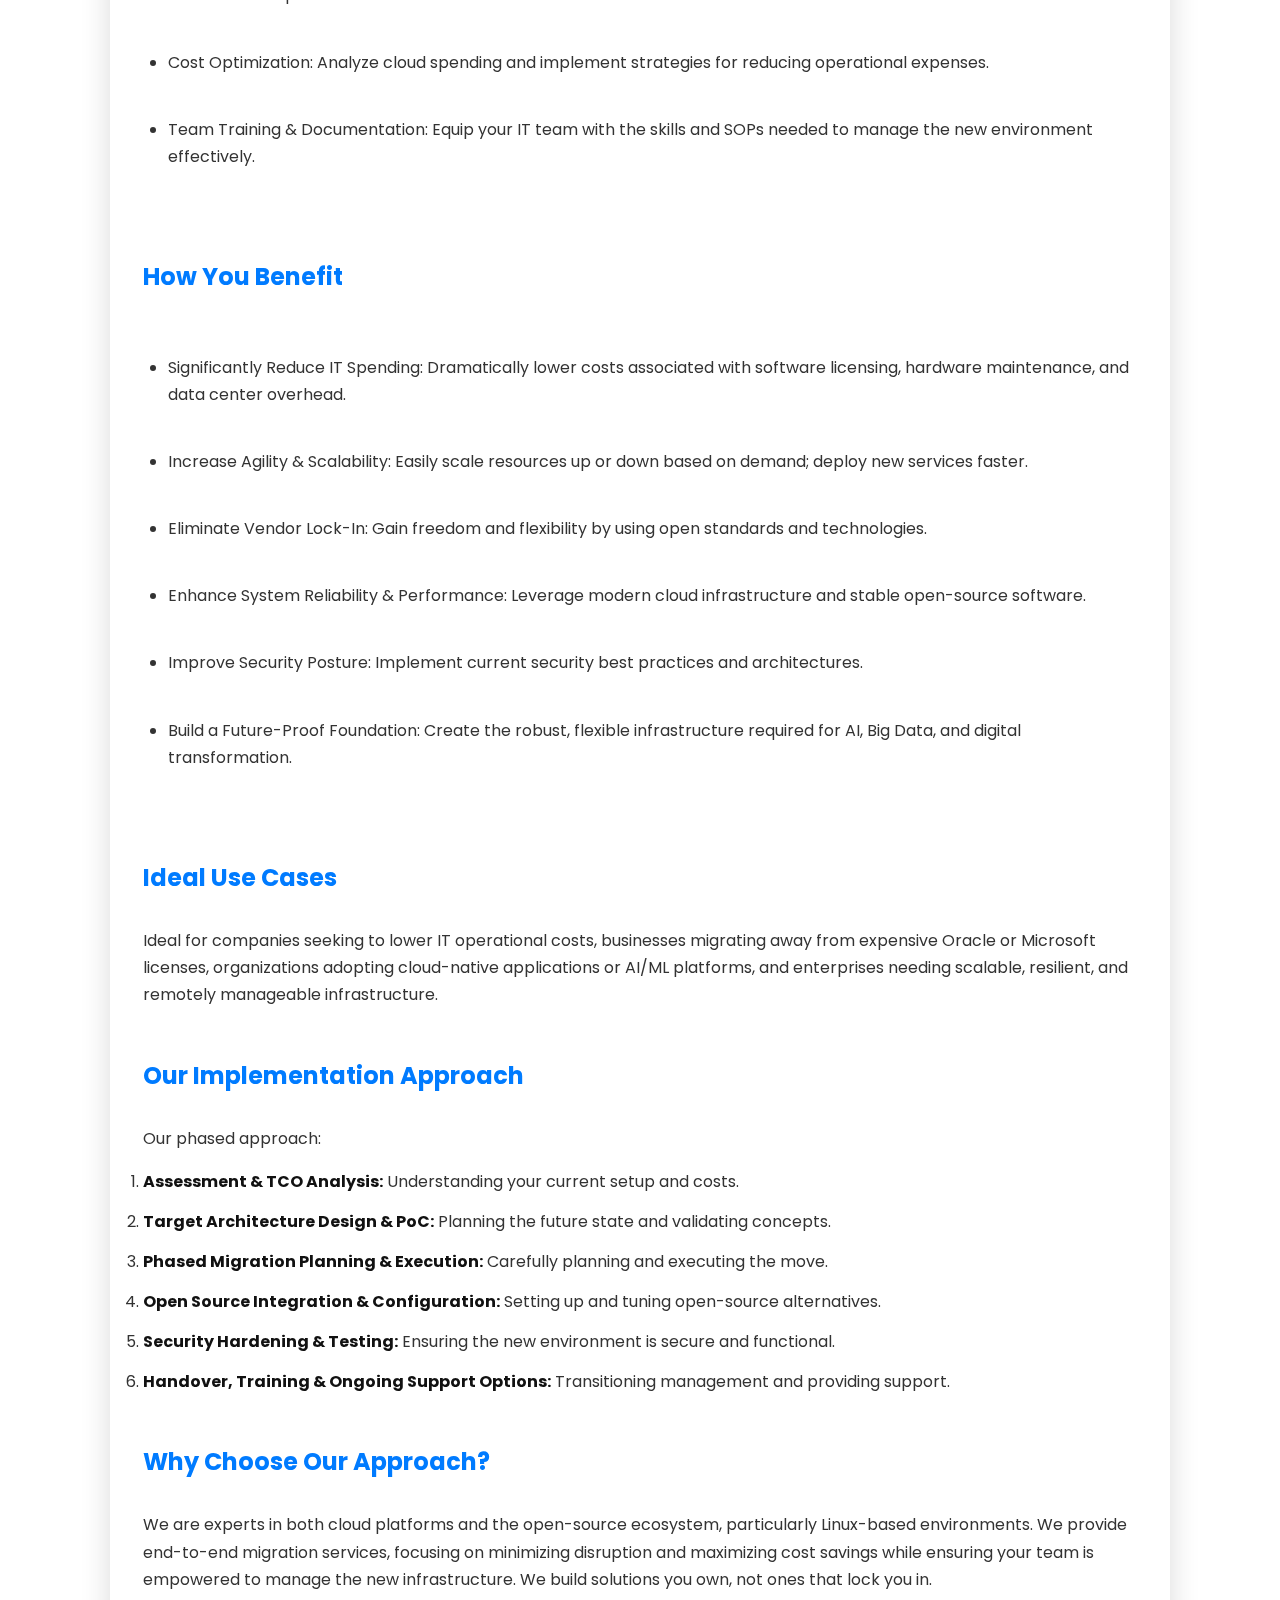
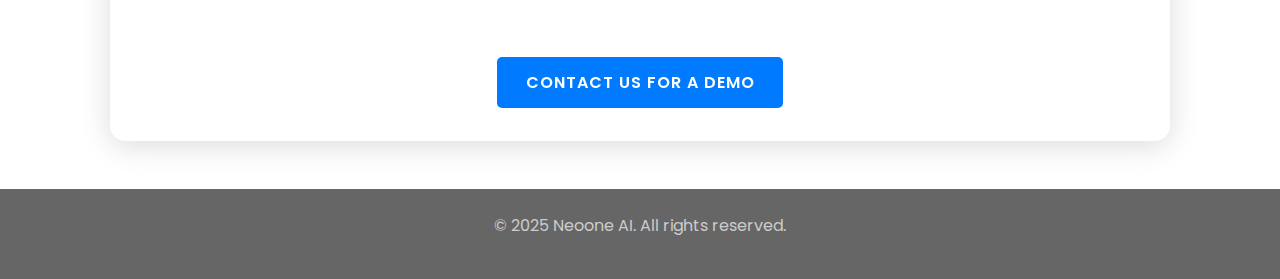
<file: solutions/it-modernization.html>
<!DOCTYPE html>
<html lang="en">
<head>
    <meta charset="UTF-8">
    <meta name="viewport" content="width=device-width, initial-scale=1.0">
    <title data-lang-key="solution_detail_it_page_title">IT Modernization - YourBrand AI</title>
    <link rel="stylesheet" href="../css/style.css">
    <link rel="preconnect" href="https://fonts.googleapis.com">
    <link rel="preconnect" href="https://fonts.gstatic.com" crossorigin>
    <link href="https://fonts.googleapis.com/css2?family=Noto+Sans+TC:wght@400;700&family=Poppins:wght@400;600;700&display=swap" rel="stylesheet">
</head>
<body>
    <header class="navbar glass-card">
        <div class="container nav-container">
            <a href="../index.html" class="logo" data-lang-key="company_name">YourBrand</a>
    
            <button class="hamburger" id="hamburger-button" aria-label="Toggle menu" aria-expanded="false">
                <span></span> <span></span> <span></span>
            </button>
    
            <nav id="main-nav">
                <ul>
                    <li><a href="../index.html" data-lang-key="nav_home">Home</a></li>
                    <li><a href="../solutions.html" data-lang-key="nav_solutions">Solutions</a></li>
                    <li><a href="../contact.html" data-lang-key="nav_contact">Contact</a></li>
                </ul>
                <button id="lang-switcher" class="lang-button">中文</button>
            </nav>
        </div>
    </header>
    

    <main>
        <section class="container section-padding">
            <div class="solution-detail-card glass-card">
                <h1 data-lang-key="solution_detail_it_title">IT Modernization: Cloud & Open Source Transformation</h1>

                <img src="../assets/images/it_modernization_placeholder.jpg" alt="IT Modernization Illustration" style="max-width: 100%; border-radius: 8px; margin-bottom: 1rem;">

                <h2 data-lang-key="solution_detail_it_subtitle">Reduce Costs, Boost Agility, Own Your Infrastructure</h2>
                 <p data-lang-key="solution_detail_it_intro"> </p>

                <h3 data-lang-key="solution_detail_key_features">Key Features & Technology</h3>
                <ul data-lang-key="solution_detail_it_features_list_html">
                    </ul>

                <h3 data-lang-key="solution_detail_benefits_title">How You Benefit</h3>
                <ul data-lang-key="solution_detail_it_benefits_list_html">
                   </ul>

                 <h3 data-lang-key="solution_detail_use_cases_title">Ideal Use Cases</h3>
                <p data-lang-key="solution_detail_it_use_cases_desc">
                    </p>

                <h3 data-lang-key="solution_detail_implementation_title">Our Implementation Approach</h3>
                <p data-lang-key="solution_detail_it_implementation_desc">
                     </p>

                 <h3 data-lang-key="solution_detail_why_us_title">Why Choose Our Approach?</h3>
                 <p data-lang-key="solution_detail_it_why_us">
                     </p>

                <div style="text-align: center; margin-top: 2rem;">
                    <a href="../contact.html" class="cta-button" data-lang-key="contact_us_for_demo">Contact Us for a Personalized Demo</a>
                </div>
            </div>
        </section>
    </main>

    <footer class="footer">
        <div class="container">
            <p data-lang-key="footer_text">&copy; 2025 YourBrand AI. All rights reserved.</p>
        </div>
    </footer>

    <script src="../js/content.js"></script>
    <script src="../js/script.js"></script>
</body>
</html>
</file>
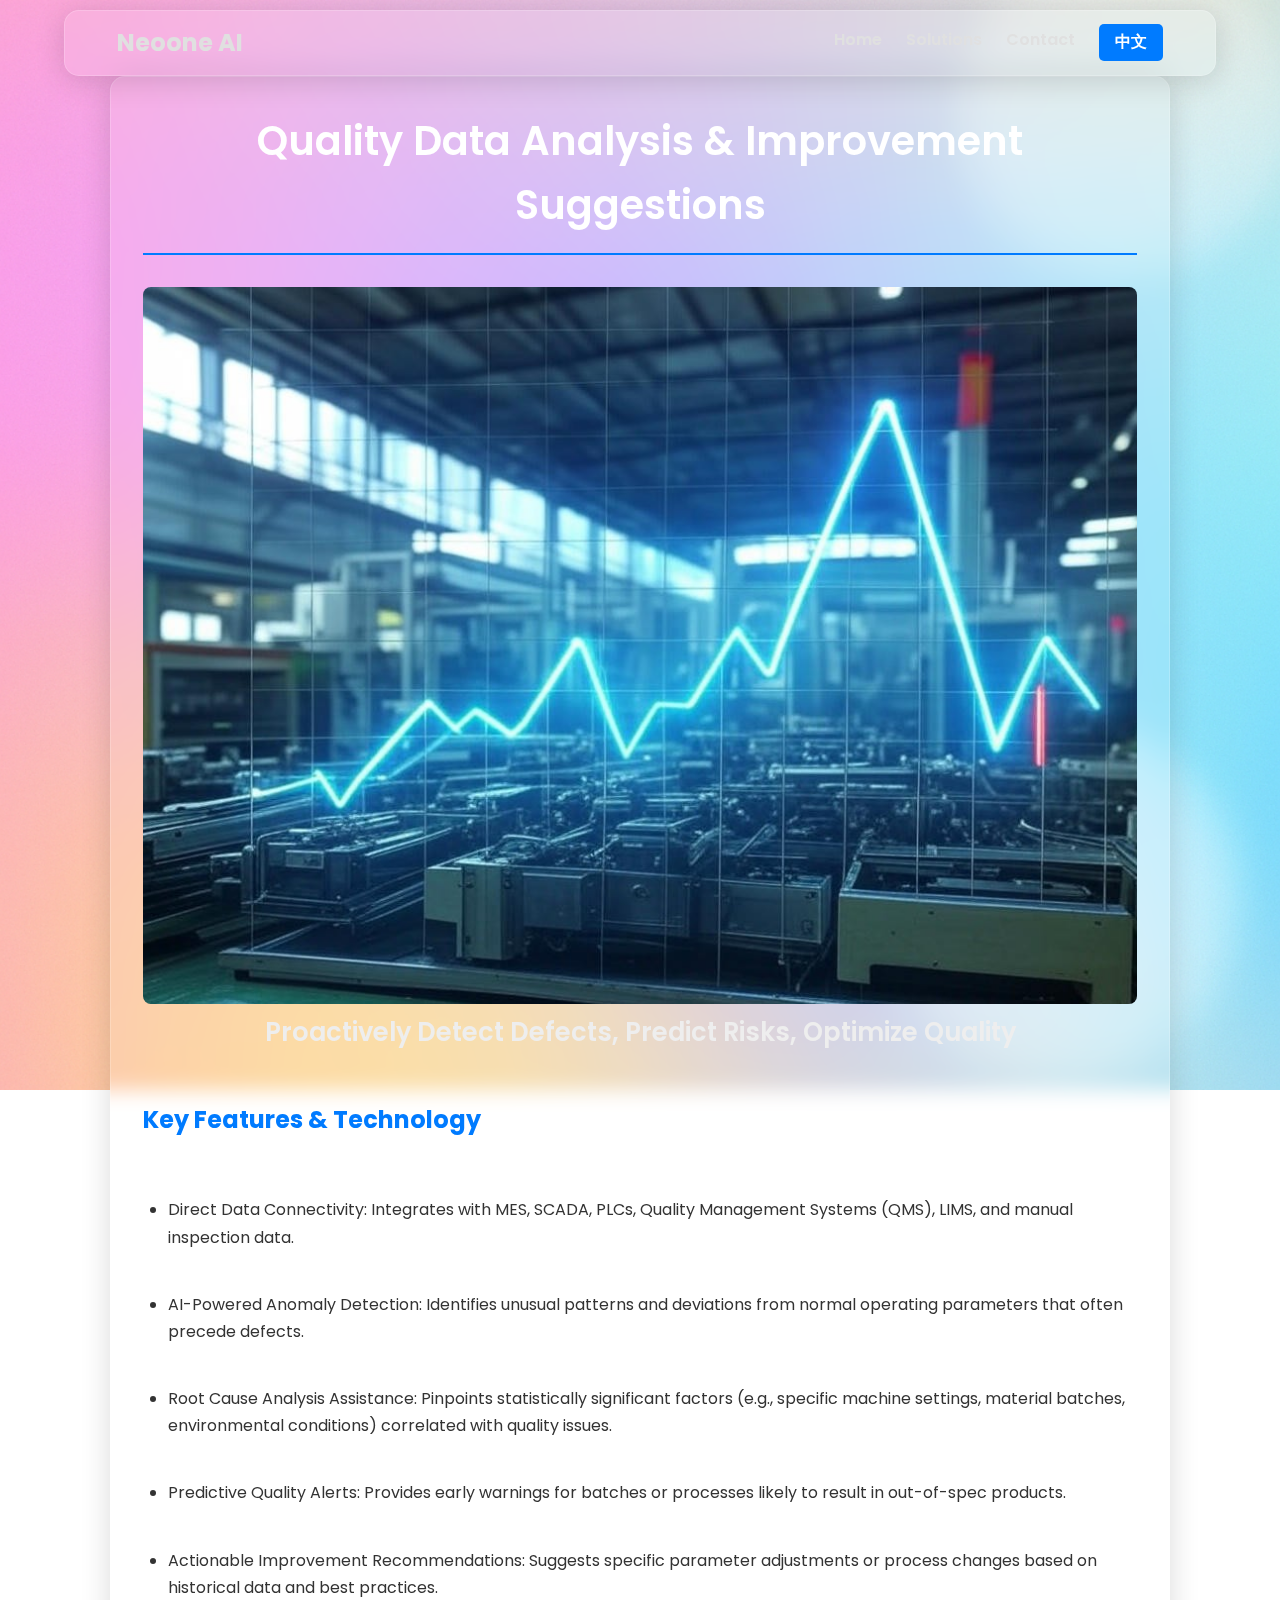
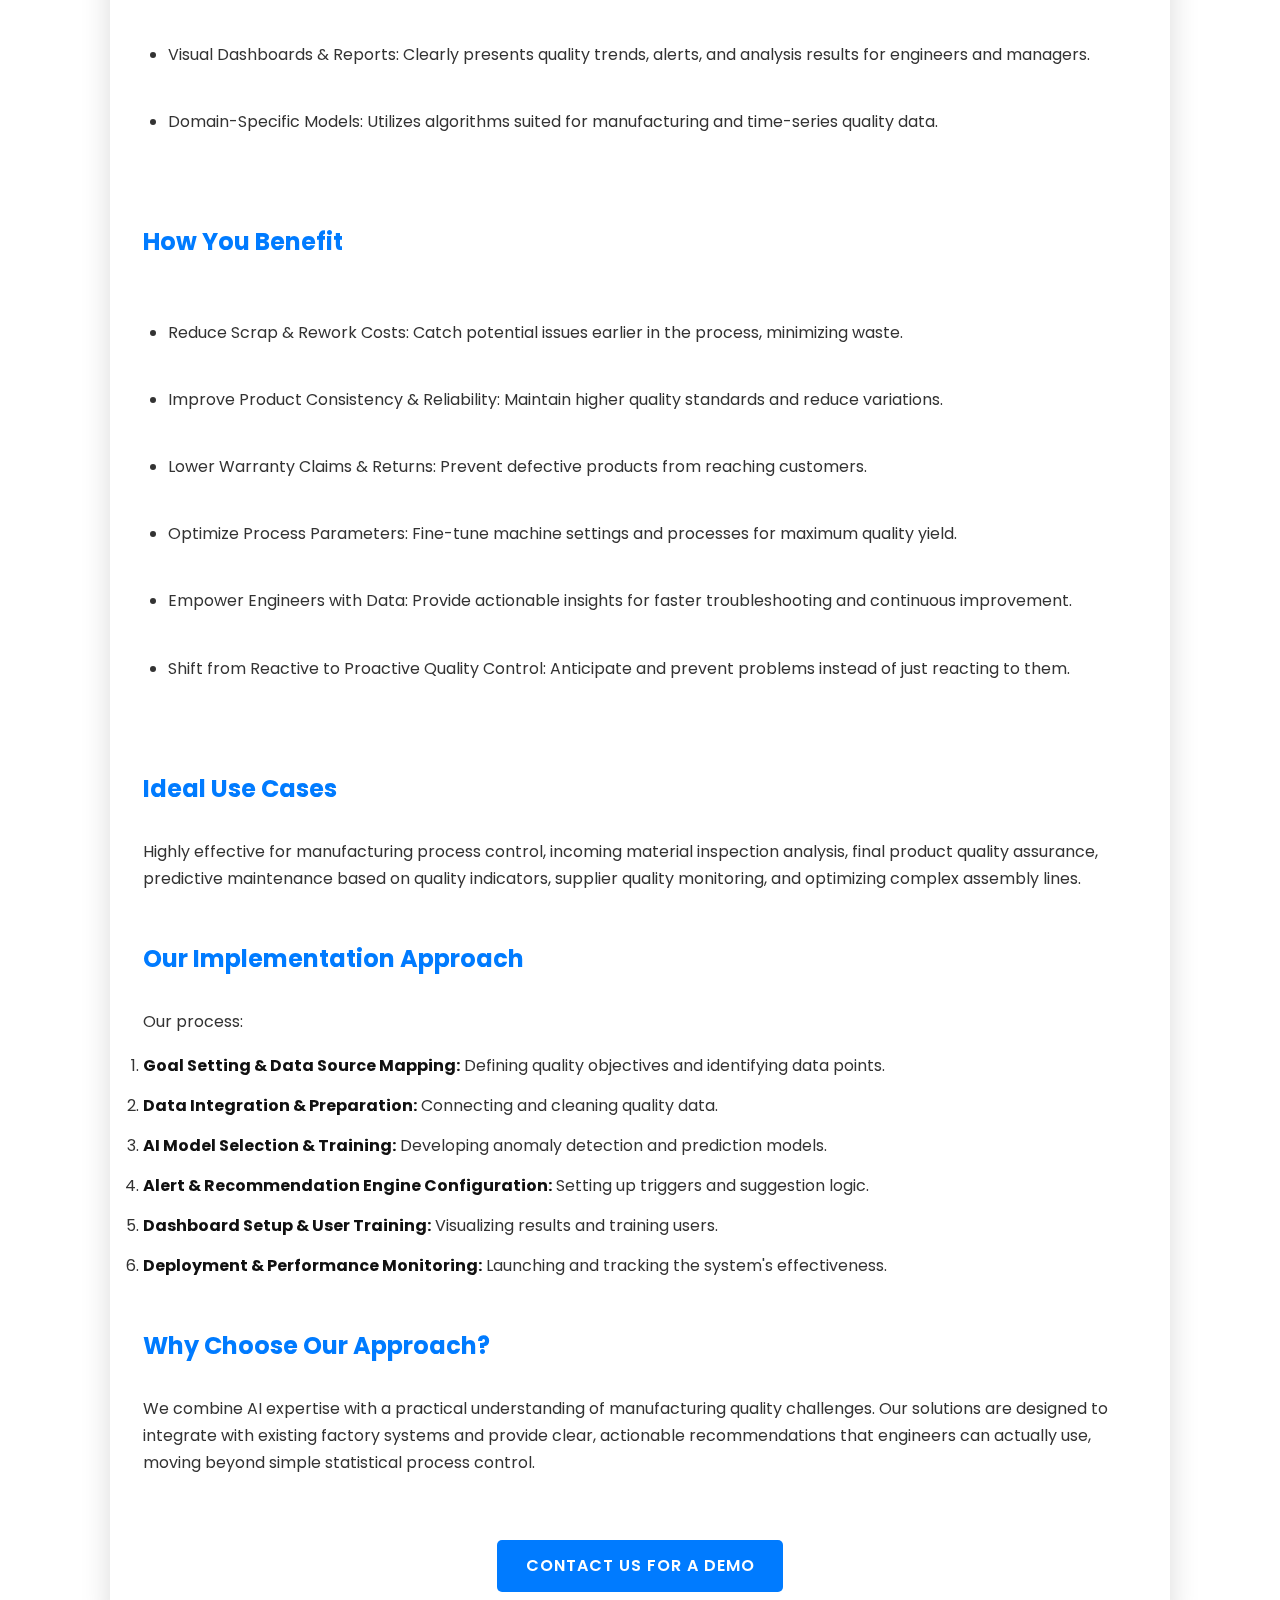
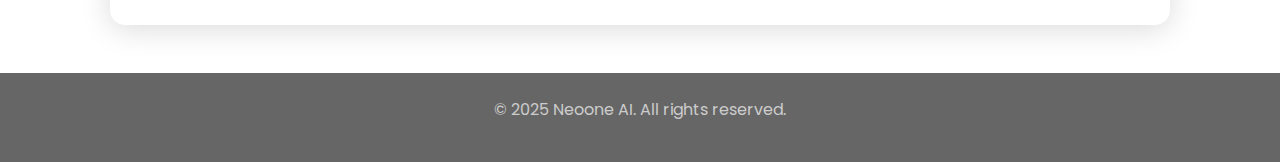
<file: solutions/quality-analysis.html>
<!DOCTYPE html>
<html lang="en">
<head>
    <meta charset="UTF-8">
    <meta name="viewport" content="width=device-width, initial-scale=1.0">
    <title data-lang-key="solution_detail_quality_page_title">AI Quality Analysis - YourBrand AI</title>
    <link rel="stylesheet" href="../css/style.css">
    <link rel="preconnect" href="https://fonts.googleapis.com">
    <link rel="preconnect" href="https://fonts.gstatic.com" crossorigin>
    <link href="https://fonts.googleapis.com/css2?family=Noto+Sans+TC:wght@400;700&family=Poppins:wght@400;600;700&display=swap" rel="stylesheet">
</head>
<body>
    <header class="navbar glass-card">
        <div class="container nav-container">
            <a href="index.html" class="logo" data-lang-key="company_name">YourBrand</a>

            <button class="hamburger" id="hamburger-button" aria-label="Toggle menu" aria-expanded="false">
                <span></span> <span></span> <span></span>
            </button>

            <nav id="main-nav">
                <ul>
                    <li><a href="index.html" data-lang-key="nav_home">Home</a></li>
                    <li><a href="solutions.html" data-lang-key="nav_solutions">Solutions</a></li>
                    <li><a href="contact.html" data-lang-key="nav_contact">Contact</a></li>
                </ul>
                <button id="lang-switcher" class="lang-button">中文</button>
            </nav>
        </div>
    </header>

    <main>
        <section class="container section-padding">
            <div class="solution-detail-card glass-card">
                <h1 data-lang-key="solution_detail_quality_title">Quality Data Analysis & Improvement Suggestions</h1>

                <img src="../assets/images/quality_analysis_placeholder.jpg" alt="Quality Analysis Illustration" style="max-width: 100%; border-radius: 8px; margin-bottom: 1rem;">

                <h2 data-lang-key="solution_detail_quality_subtitle">Proactively Detect Defects, Predict Risks, Optimize Quality</h2>
                 <p data-lang-key="solution_detail_quality_intro"> </p>

                <h3 data-lang-key="solution_detail_key_features">Key Features & Technology</h3>
                <ul data-lang-key="solution_detail_quality_features_list_html">
                    </ul>

                <h3 data-lang-key="solution_detail_benefits_title">How You Benefit</h3>
                <ul data-lang-key="solution_detail_quality_benefits_list_html">
                   </ul>

                 <h3 data-lang-key="solution_detail_use_cases_title">Ideal Use Cases</h3>
                <p data-lang-key="solution_detail_quality_use_cases_desc">
                    </p>

                <h3 data-lang-key="solution_detail_implementation_title">Our Implementation Approach</h3>
                <p data-lang-key="solution_detail_quality_implementation_desc">
                     </p>

                 <h3 data-lang-key="solution_detail_why_us_title">Why Choose Our Approach?</h3>
                 <p data-lang-key="solution_detail_quality_why_us">
                     </p>

                <div style="text-align: center; margin-top: 2rem;">
                    <a href="../contact.html" class="cta-button" data-lang-key="contact_us_for_demo">Contact Us for a Personalized Demo</a>
                </div>
            </div>
        </section>
    </main>

    <footer class="footer">
        <div class="container">
            <p data-lang-key="footer_text">&copy; 2025 YourBrand AI. All rights reserved.</p>
        </div>
    </footer>

    <script src="../js/content.js"></script>
    <script src="../js/script.js"></script>
</body>
</html>
</file>
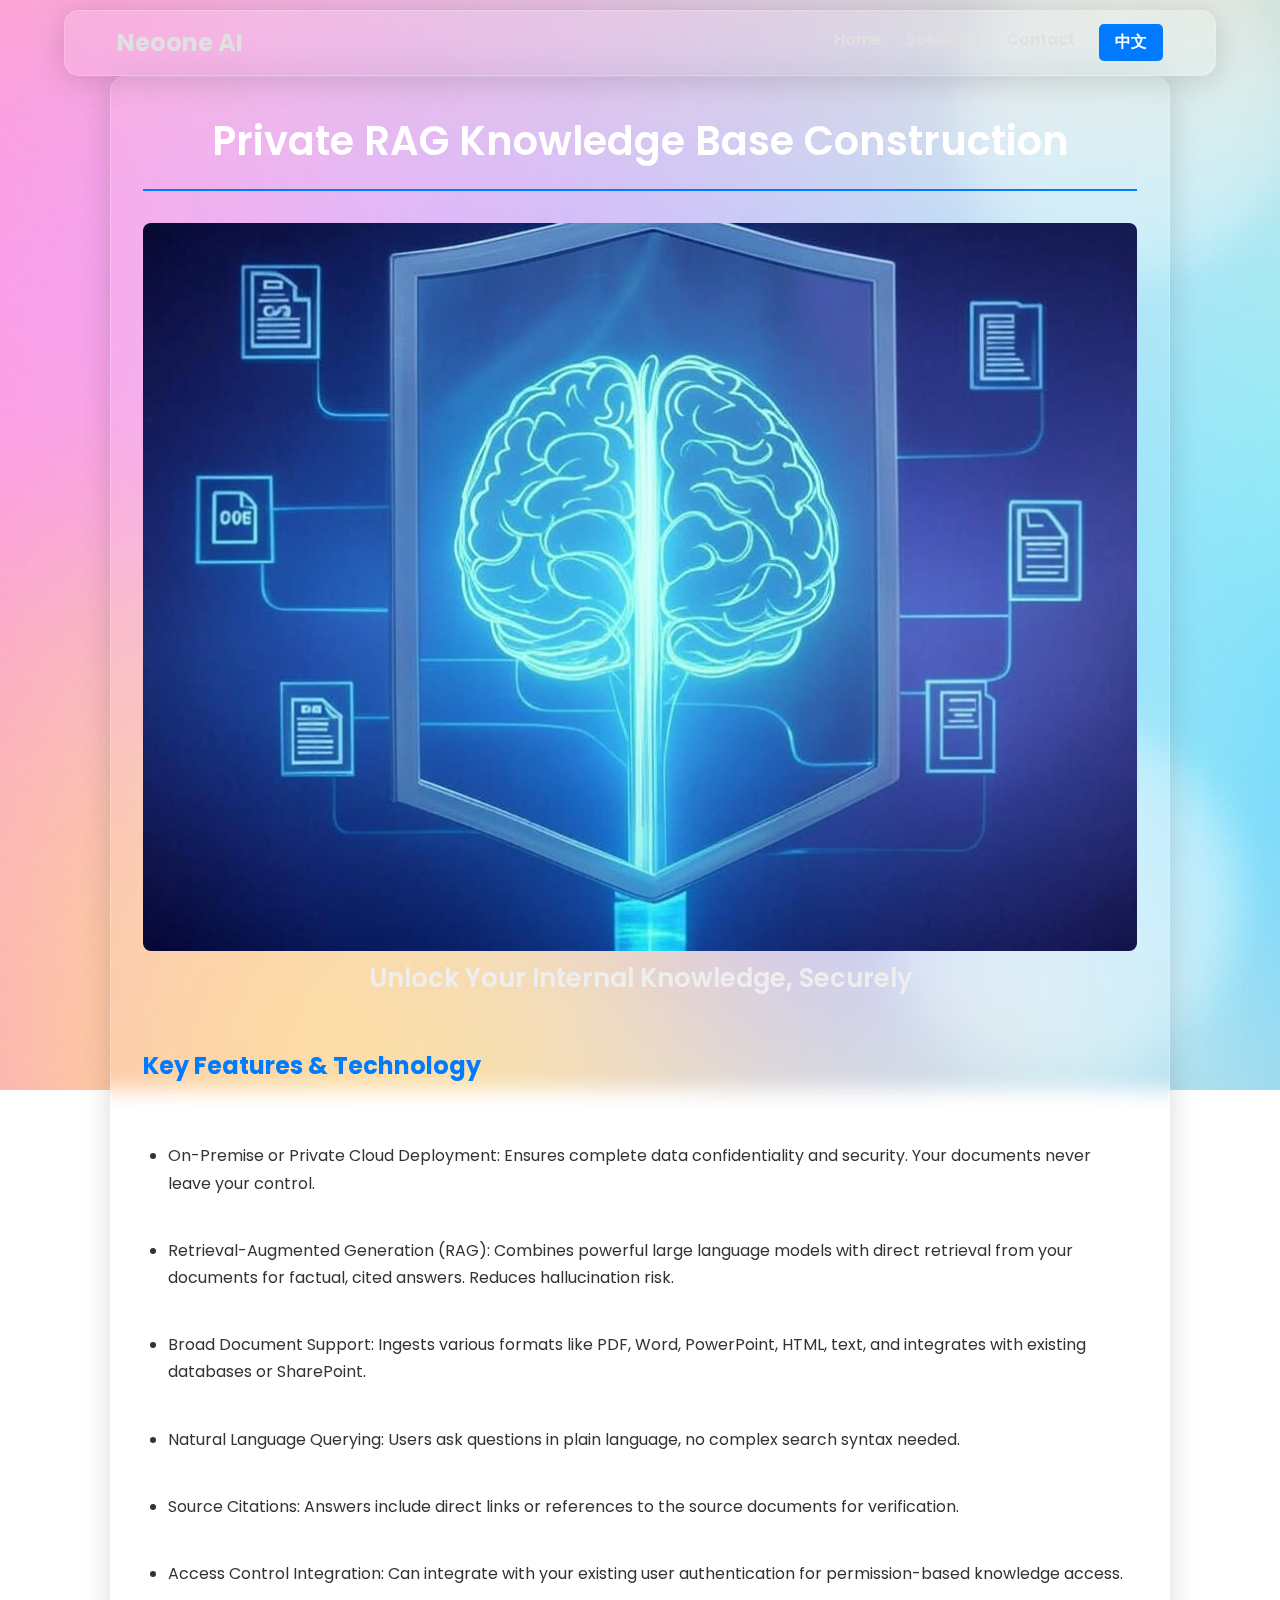
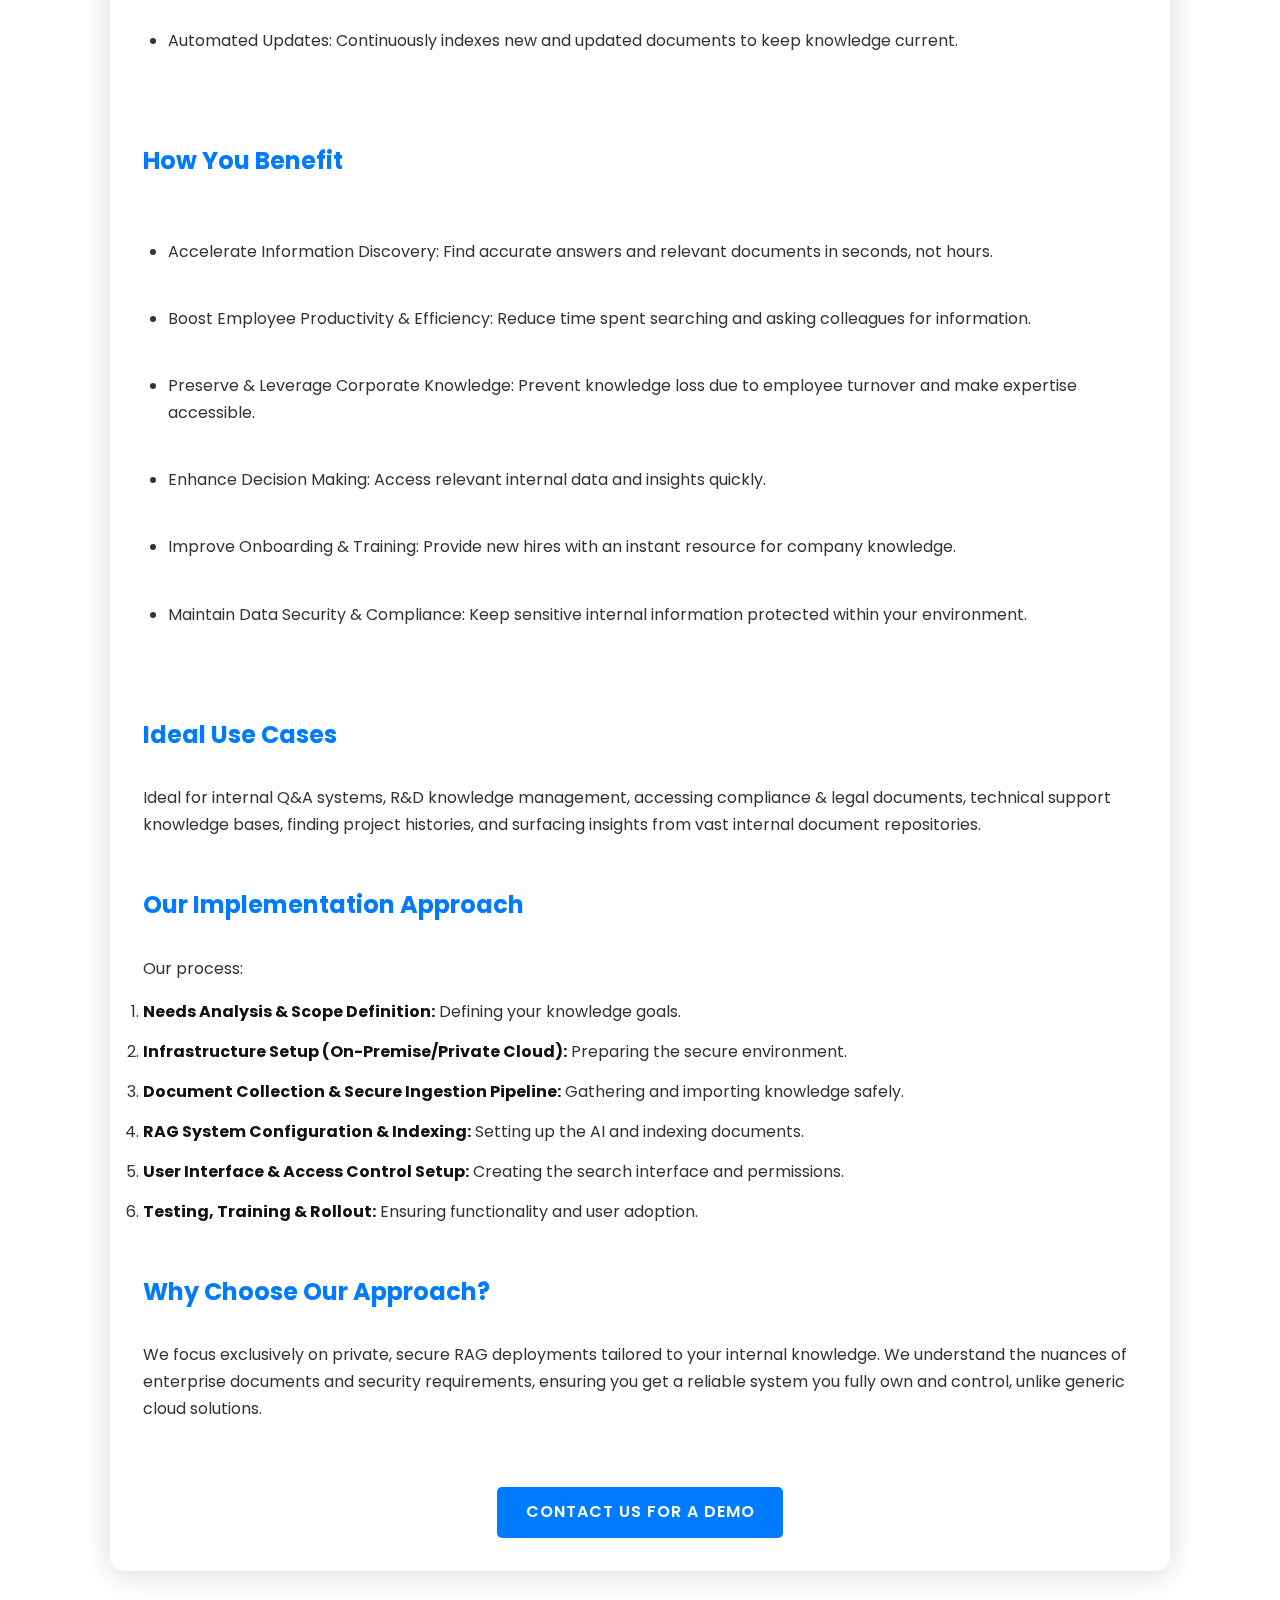
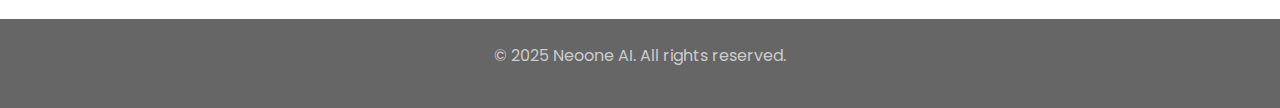
<file: solutions/rag-knowledge-base.html>
<!DOCTYPE html>
<html lang="en">
<head>
    <meta charset="UTF-8">
    <meta name="viewport" content="width=device-width, initial-scale=1.0">
    <title data-lang-key="solution_detail_rag_kb_page_title">Private RAG Knowledge Base - YourBrand AI</title>
    <link rel="stylesheet" href="../css/style.css">
    <link rel="preconnect" href="https://fonts.googleapis.com">
    <link rel="preconnect" href="https://fonts.gstatic.com" crossorigin>
    <link href="https://fonts.googleapis.com/css2?family=Noto+Sans+TC:wght@400;700&family=Poppins:wght@400;600;700&display=swap" rel="stylesheet">
</head>
<body>
    <header class="navbar glass-card">
        <div class="container nav-container">
            <a href="../index.html" class="logo" data-lang-key="company_name">YourBrand</a>
    
            <button class="hamburger" id="hamburger-button" aria-label="Toggle menu" aria-expanded="false">
                <span></span> <span></span> <span></span>
            </button>
    
            <nav id="main-nav">
                <ul>
                    <li><a href="../index.html" data-lang-key="nav_home">Home</a></li>
                    <li><a href="../solutions.html" data-lang-key="nav_solutions">Solutions</a></li>
                    <li><a href="../contact.html" data-lang-key="nav_contact">Contact</a></li>
                </ul>
                <button id="lang-switcher" class="lang-button">中文</button>
            </nav>
        </div>
    </header>
    
    <main>
        <section class="container section-padding">
            <div class="solution-detail-card glass-card">
                <h1 data-lang-key="solution_detail_rag_kb_title">Private RAG Knowledge Base Construction</h1>

                <img src="../assets/images/rag_kb_placeholder.jpg" alt="RAG Knowledge Base Illustration" style="max-width: 100%; border-radius: 8px; margin-bottom: 1rem;">

                <h2 data-lang-key="solution_detail_rag_kb_subtitle">Unlock Your Internal Knowledge, Securely</h2>
                <p data-lang-key="solution_detail_rag_kb_intro"> </p>

                <h3 data-lang-key="solution_detail_key_features">Key Features & Technology</h3>
                <ul data-lang-key="solution_detail_rag_kb_features_list_html">
                    </ul>

                <h3 data-lang-key="solution_detail_benefits_title">How You Benefit</h3>
                <ul data-lang-key="solution_detail_rag_kb_benefits_list_html">
                    </ul>

                <h3 data-lang-key="solution_detail_use_cases_title">Ideal Use Cases</h3>
                <p data-lang-key="solution_detail_rag_kb_use_cases_desc">
                    </p>

                <h3 data-lang-key="solution_detail_implementation_title">Our Implementation Approach</h3>
                <p data-lang-key="solution_detail_rag_kb_implementation_desc">
                    </p>

                 <h3 data-lang-key="solution_detail_why_us_title">Why Choose Our Approach?</h3>
                 <p data-lang-key="solution_detail_rag_kb_why_us">
                     </p>

                <div style="text-align: center; margin-top: 2rem;">
                    <a href="../contact.html" class="cta-button" data-lang-key="contact_us_for_demo">Contact Us for a Personalized Demo</a>
                </div>
            </div>
        </section>
    </main>

    <footer class="footer">
        <div class="container">
            <p data-lang-key="footer_text">&copy; 2025 YourBrand AI. All rights reserved.</p>
        </div>
    </footer>

    <script src="../js/content.js"></script>
    <script src="../js/script.js"></script>
</body>
</html>
</file>
<file: css/style.css>
/* --- Base & Fonts --- */
:root {
    --primary-color: #007bff; /* 主題色 */
    --rgb-primary-color: 0, 123, 255; /* 主題色 RGB 值 */
    --text-color: #e0e0e0;     /* 預設淺色文字 (用於玻璃卡片上) */
    --dark-text: #333;        /* 深色文字 (用於淺色背景 或 需要高對比度的區域) */
    --bg-color-alpha: rgba(255, 255, 255, 0.1); /* 預設玻璃卡片背景 */
    --border-color-alpha: rgba(255, 255, 255, 0.2); /* 預設玻璃卡片邊框 */
    --blur-intensity: 10px; /* 預設模糊強度 */
    --shadow-color: rgba(0, 0, 0, 0.15);
    --card-padding: 2rem;       /* Default Desktop Card Padding */
    --section-padding: 4rem 0;  /* Default Desktop Section Padding */
    /* Mobile specific adjustments (values used in media query) */
    --mobile-card-padding: 1.5rem;    /* Adjusted for better mobile spacing */
    --mobile-section-padding: 3rem 0; /* Adjusted for better mobile spacing */
}

* {
    box-sizing: border-box;
    margin: 0;
    padding: 0;
}

html {
    scroll-behavior: smooth;
}

body {
    font-family: 'Poppins', 'Noto Sans TC', sans-serif;
    line-height: 1.6;
    color: var(--text-color); /* 預設頁面文字顏色為淺色 */
    background: url('../assets/images/background.jpg') no-repeat center center fixed;
    background-size: cover;
    overflow-x: hidden;
}

.container {
    max-width: 1100px;
    margin: 0 auto;
    padding: 0 20px; /* Desktop container side padding */
}

h1, h2, h3 {
    font-weight: 600;
    margin-bottom: 1rem;
}

h1 { font-size: 2.8rem; }
h2 { font-size: 2rem; }
h3 { font-size: 1.4rem; }

p { margin-bottom: 1rem; }
a { color: var(--primary-color); text-decoration: none; transition: color 0.3s ease; }
a:hover { color: #0056b3; } /* 頁面中非導航鏈接的 hover */
ul { list-style: none; } /* 全局移除列表符號，後面會針對性添加 */

/* --- Glassmorphism Card Effect --- */
.glass-card {
    background: var(--bg-color-alpha);
    backdrop-filter: blur(var(--blur-intensity));
    -webkit-backdrop-filter: blur(var(--blur-intensity));
    border-radius: 15px;
    border: 1px solid var(--border-color-alpha);
    box-shadow: 0 4px 30px var(--shadow-color);
    padding: var(--card-padding); /* Uses variable for padding */
    margin-bottom: 2rem;
    color: var(--text-color); /* 卡片內文字預設為淺色 */
}

.glass-card strong { /* 卡片內的 strong 標籤 */
    color: #f0f0f0; /* 比普通文字稍亮 */
    font-weight: 600;
}

/* --- Specific Component Styling --- */

/* Styling for the list within the "Why Us" card on index.html */
/* (Applied globally unless moved into media query) */
.why-us .glass-card ul {
    list-style: disc; /* Add bullets */
    margin-top: 1rem;  /* Space above list */
    margin-bottom: 0; /* Reset bottom margin */
    margin-left: 20px; /* Indent for bullets */
    padding-left: 0;   /* Reset browser default padding */
    color: var(--text-color); /* Ensure list text uses the card's default light color */
}

.why-us .glass-card ul li {
    margin-bottom: 0.6rem; /* Space between list items */
}

/* Note: .why-us .glass-card ul li strong will inherit styling from .glass-card strong */

/* --- End Specific Component Styling --- */


/* --- Navbar --- */
.navbar { /* Navbar 本身也是玻璃卡片 */
    position: sticky;
    top: 10px; /* Desktop top spacing */
    left: 5%;
    width: 90%;
    z-index: 1001; /* 比手機打開的選單高 */
    margin: 10px auto 0 auto;
    padding: 0.8rem var(--card-padding); /* 內邊距 - Desktop uses variable */
    /* Apply glass effect directly */
    background: var(--bg-color-alpha);
    backdrop-filter: blur(var(--blur-intensity));
    -webkit-backdrop-filter: blur(var(--blur-intensity));
    border-radius: 15px;
    border: 1px solid var(--border-color-alpha);
    box-shadow: 0 4px 30px var(--shadow-color);
}

.nav-container {
    display: flex;
    justify-content: space-between;
    align-items: center;
    max-width: 1200px; /* Can be larger than main container if needed */
    width: 100%;
}

.logo {
    font-size: 1.5rem;
    font-weight: 700;
    color: var(--text-color); /* Logo 顏色 */
    flex-shrink: 0;
}

/* Default Desktop Navigation Styles */
#main-nav {
    display: flex;
    align-items: center;
}

#main-nav ul {
    display: flex;
    align-items: center;
    list-style: none; /* Redundant due to global reset, but safe */
}

#main-nav ul li {
    margin-left: 1.5rem;
}

/* Desktop navigation link styles */
#main-nav ul li a {
    color: var(--text-color); /* 桌面導航鏈接淺色 */
    font-weight: 600;
    padding-bottom: 5px;
    border-bottom: 2px solid transparent;
    transition: border-color 0.3s ease, color 0.3s ease;
    background-color: transparent; /* 確保無背景色 */
}

#main-nav ul li a:hover,
#main-nav ul li a.active {
    color: #fff; /* Highlight active/hover */
    border-bottom-color: var(--primary-color);
    background-color: transparent; /* 確保無背景色 */
}

/* Language button common styles */
.lang-button {
    background-color: var(--primary-color);
    color: #fff;
    border: none;
    padding: 0.5rem 1rem;
    border-radius: 5px;
    cursor: pointer;
    font-weight: 600;
    transition: background-color 0.3s ease;
    white-space: nowrap;
}

.lang-button:hover {
    background-color: #0056b3;
}

/* Language button position within desktop nav */
#main-nav .lang-button {
     margin-left: 1.5rem;
}

/* --- Hamburger Menu Styles --- */
.hamburger {
    display: none; /* Hidden on desktop */
    background: none;
    border: none;
    cursor: pointer;
    padding: 10px;
    z-index: 1010; /* Above nav background */
}

.hamburger span {
    display: block;
    width: 25px;
    height: 3px;
    background-color: var(--text-color); /* Use light color matching nav text */
    margin: 5px 0;
    transition: all 0.3s ease-in-out;
}


/* --- Hero Section --- */
.hero-section {
    min-height: 70vh;
    display: flex;
    align-items: center;
    justify-content: center;
    text-align: center;
    padding: var(--section-padding); /* Uses variable */
}

.hero-section h1 {
    color: #fff;
    text-shadow: 1px 1px 3px rgba(0, 0, 0, 0.5);
    margin-bottom: 1.5rem;
}

.hero-section .subtitle {
    font-size: 1.2rem;
    max-width: 700px;
    margin: 0 auto 2rem auto;
    color: #f0f0f0;
}

/* --- General Sections & Content Cards --- */
.section-padding {
    padding: var(--section-padding); /* Uses variable */
}

.section-title {
    margin-bottom: 3rem;
}

.text-center {
    text-align: center;
}

.content-card {
    /* Styles for generic content cards if needed */
    /* Specific content styling like .why-us is handled elsewhere */
}

/* --- Services Grid (Index Page) --- */
.services-grid {
    display: grid;
    grid-template-columns: repeat(auto-fit, minmax(280px, 1fr));
    gap: 1.5rem; /* Desktop gap */
}

.service-item {
    text-align: center;
    transition: transform 0.3s ease, box-shadow 0.3s ease;
    /* Inherits .glass-card styles */
}

.service-item h3 {
    color: var(--primary-color);
    margin-bottom: 0.5rem;
}
.service-item p {
    margin-bottom: 1rem;
    min-height: 40px; /* Helps align cards with varying text length */
}

.service-item:hover {
    transform: translateY(-5px);
    box-shadow: 0 8px 40px rgba(0, 0, 0, 0.2);
}

/* --- Solutions Page Cards (Summary Cards) --- */
.solution-card { /* Styles for cards on solutions.html */
    margin-bottom: 2.5rem;
    /* Inherits .glass-card styles */
}

.solution-card h2 {
    color: var(--primary-color);
    border-bottom: 1px solid var(--border-color-alpha);
    padding-bottom: 0.5rem;
    margin-bottom: 1.5rem;
}

.solution-card strong { /* Labels like "Pain Point:" */
    display: inline-block;
    margin-top: 0.8rem;
    margin-right: 0.5rem;
    /* Uses default .glass-card strong color: #f0f0f0 */
}
.solution-card ul { /* Feature list on summary card */
    list-style: disc;
    margin-left: 20px; /* Indent for bullets */
    margin-top: 0.5rem;
    margin-bottom: 1rem;
    padding-left: 0;
    color: var(--text-color); /* List text color on summary card */
}
.solution-card ul li{
     margin-bottom: 0.5rem; /* Space between list items */
}


/* --- Contact Form --- */
.contact-form-container {
    max-width: 700px;
    margin: 2rem auto;
}

.form-group {
    margin-bottom: 1.5rem;
}

.form-group label {
    display: block;
    margin-bottom: 0.5rem;
    font-weight: 600;
    color: #f0f0f0;
}

.form-group input[type="text"],
.form-group input[type="email"],
.form-group input[type="tel"],
.form-group select,
.form-group textarea {
    width: 100%;
    padding: 0.8rem;
    border: 1px solid var(--border-color-alpha);
    border-radius: 5px;
    background-color: rgba(255, 255, 255, 0.2);
    color: #fff; /* Input text color */
    font-family: inherit;
    font-size: 1rem;
}

.form-group input::placeholder,
.form-group textarea::placeholder {
    color: #ccc;
}

.form-group select {
     appearance: none;
     background-image: url("data:image/svg+xml,%3Csvg xmlns='http://www.w3.org/2000/svg' width='12' height='12' fill='%23e0e0e0' viewBox='0 0 16 16'%3E%3Cpath fill-rule='evenodd' d='M1.646 4.646a.5.5 0 0 1 .708 0L8 10.293l5.646-5.647a.5.5 0 0 1 .708.708l-6 6a.5.5 0 0 1-.708 0l-6-6a.5.5 0 0 1 0-.708z'/%3E%3C/svg%3E");
     background-repeat: no-repeat;
     background-position: right 0.8rem center;
     background-size: 1em;
}

.form-group select option {
    background-color: #334; /* Darker background for options dropdown */
    color: var(--text-color);
}


/* --- Buttons --- */
.cta-button {
    display: inline-block;
    background-color: var(--primary-color);
    color: #fff;
    padding: 0.8rem 1.8rem;
    border-radius: 5px;
    font-weight: 600;
    text-transform: uppercase;
    letter-spacing: 1px;
    transition: background-color 0.3s ease, transform 0.2s ease;
    border: none;
    cursor: pointer;
}

.cta-button:hover {
    background-color: #0056b3;
    transform: translateY(-2px);
}

/* --- Footer --- */
.footer {
    background: rgba(0, 0, 0, 0.6);
    color: #ccc;
    text-align: center;
    padding: 1.5rem 0;
    margin-top: 3rem;
}

.footer a {
    color: var(--primary-color);
}


/* --- Solution Detail Page Styles --- */
.solution-detail-card { /* Styles for cards on solutions/*.html pages */
    padding: var(--card-padding); /* Uses variable */
    /* Uses .glass-card base styles */
}

.solution-detail-card h1 {
    color: #fff;
    font-size: 2.5rem;
    text-align: center;
    border-bottom: 2px solid var(--primary-color);
    padding-bottom: 1rem;
    margin-bottom: 2rem;
}

.solution-detail-card h2 { /* Subtitle */
    color: #eee;
    font-size: 1.6rem;
    font-weight: 600;
    text-align: center;
    margin-top: -1rem;
    margin-bottom: 2.5rem;
}

.solution-detail-card h3 { /* Section Titles */
    color: var(--primary-color);
    font-size: 1.5rem;
    font-weight: 700;
    margin-top: 3rem;
    margin-bottom: 1.2rem;
    padding-bottom: 0.6rem;
    border-bottom: 1px solid var(--border-color-alpha);
}

/* CORRECTED: Detail page text made dark for readability on light glass */
/* NOTE: This assumes the background behind detail cards might be lighter, */
/* or the card itself needs higher contrast text */
.solution-detail-card p {
    color: var(--dark-text, #333); /* Dark body text */
    line-height: 1.7;
    margin-bottom: 1rem;
}

.solution-detail-card ul {
    color: var(--dark-text, #333); /* Dark list text */
    list-style: disc;
    margin-left: 25px;
    margin-bottom: 1.5rem;
    line-height: 1.7;
    padding-left: 0; /* Reset browser default */
}

.solution-detail-card li {
    margin-bottom: 0.8rem;
    /* Inherits dark color from ul */
}

/* CORRECTED: Strong tags within dark text should be very dark/black */
.solution-detail-card li strong,
.solution-detail-card p strong {
    color: #111; /* Very dark gray/black for emphasis */
    font-weight: 700;
}

.solution-detail-card .cta-button {
    margin-top: 2rem;
}


/* =============================================== */
/* --- Responsiveness & Mobile Menu --- */
/* =============================================== */
@media (max-width: 768px) {
    /* --- General Mobile Adjustments --- */
    :root {
        /* Use mobile padding variables */
        --card-padding: var(--mobile-card-padding);
        --section-padding: var(--mobile-section-padding);
    }

    h1 { font-size: 2rem; } /* Slightly smaller */
    h2 { font-size: 1.6rem; } /* Slightly smaller */
    h3 { font-size: 1.3rem; } /* Slightly smaller */

    .container {
        padding: 0 15px; /* Slightly reduce side padding */
    }

    /* --- Mobile Navbar Adjustments --- */
    .navbar {
        /* Keep original floating style for now, adjust padding */
        padding: 0.6rem 1rem; /* Smaller padding on mobile */
        top: 5px; /* Slightly less space from top */
        margin-top: 5px;
        /* Optional: Make navbar edge-to-edge on mobile */
        /* width: 100%; left: 0; top: 0; border-radius: 0; margin-top: 0; */
    }

    .nav-container {
        /* flex-direction: row; justify-content: space-between; align-items: center; */
        /* ^^^ Already correct by default flex behavior */
    }

    .hamburger {
        display: block; /* Show hamburger on mobile */
    }

    /* --- REVISED Mobile Navigation Dropdown Styles --- */
    #main-nav {
        display: none !important; /* Hidden by default, ensure override */
        position: absolute;
        /* Position below the navbar */
        top: 100%;
        left: 0;
        width: 100%;
        /* === STYLE CHANGE: Match desktop glass effect === */
        background: var(--bg-color-alpha);
        backdrop-filter: blur(var(--blur-intensity));
        -webkit-backdrop-filter: blur(var(--blur-intensity));
        border: 1px solid var(--border-color-alpha);
        /* === END STYLE CHANGE === */
        border-top: none; /* No top border needed if attached */
        z-index: 1000; /* Below navbar (1001), above content */
        padding: 0;
        box-sizing: border-box;
        /* Apply border-radius only to bottom corners */
        border-bottom-left-radius: 15px;
        border-bottom-right-radius: 15px;
        border-top-left-radius: 0;
        border-top-right-radius: 0;
        box-shadow: 0 8px 20px rgba(0, 0, 0, 0.2);
        max-height: 0;
        overflow: hidden;
        transition: max-height 0.4s ease-out, padding 0.4s ease-out, background 0.3s ease, backdrop-filter 0.3s ease;
        flex-direction: column;
        align-items: center;
    }

    #main-nav.nav-open {
        display: flex !important; /* Show when open */
        max-height: 80vh; /* Limit height, allow more space if needed */
        padding: 0.5rem 0 1rem 0; /* Add padding when open */
        overflow-y: auto; /* Allow scrolling if content exceeds height */
    }

    #main-nav ul {
        flex-direction: column;
        text-align: center;
        width: 100%;
        padding: 0;
        margin: 0;
        margin-bottom: 0.5rem; /* Space before lang button */
    }

    #main-nav ul li {
        margin: 0;
        width: 100%;
    }

    /* --- REVISED Mobile menu link styles --- */
    #main-nav ul li a {
        /* === STYLE CHANGE: Use light text color === */
        color: var(--text-color);
        /* === END STYLE CHANGE === */
        font-size: 1.1rem;
        font-weight: 500; /* Slightly less bold than desktop */
        padding: 0.9rem 1rem; /* Increase tap area */
        display: block;
        width: 100%;
        margin: 0;
        transition: background-color 0.2s ease, color 0.2s ease;
        border-bottom: none; /* Remove desktop border */
        background-color: transparent; /* Ensure transparent background */
    }

    /* --- REVISED Mobile menu link hover/active styles --- */
    #main-nav ul li a:hover,
    #main-nav ul li a.active { /* Assuming you add 'active' class via JS */
        /* === STYLE CHANGE: Subtle background highlight === */
        background-color: rgba(255, 255, 255, 0.1); /* Subtle light highlight */
        color: #fff; /* Make text slightly brighter on hover/active */
        /* Alternative: Use primary color with opacity */
        /* background-color: rgba(var(--rgb-primary-color), 0.2); */
        /* === END STYLE CHANGE === */
    }

    /* Mobile menu language button styles */
    #main-nav .lang-button {
        margin: 1rem auto; /* Center button, add more vertical space */
        display: block;
        padding: 0.7rem 1.5rem; /* Slightly larger button */
        font-size: 1rem;
    }

    /* --- REVISED Hamburger 'X' state styles --- */
    .hamburger.active span {
        /* === STYLE CHANGE: Use light color for 'X' lines === */
        background-color: var(--text-color); /* Light 'X' lines */
    }
    .hamburger.active span:nth-child(1) { transform: translateY(8px) rotate(45deg); }
    .hamburger.active span:nth-child(2) { opacity: 0; }
    .hamburger.active span:nth-child(3) { transform: translateY(-8px) rotate(-45deg); }

    /* --- Adjust Grid Gap --- */
    .services-grid {
        gap: 1.2rem; /* Adjusted gap */
    }

    /* --- Form Adjustments --- */
    .contact-form-container {
        margin: 1rem auto; /* Reduce top margin */
    }
    .form-group {
        margin-bottom: 1rem; /* Reduce spacing */
    }
    .form-group input[type="text"],
    .form-group input[type="email"],
    .form-group input[type="tel"],
    .form-group select,
    .form-group textarea {
        padding: 0.7rem; /* Slightly smaller padding */
        font-size: 0.95rem;
    }

    /* --- Button Adjustments --- */
    .cta-button {
        padding: 0.7rem 1.5rem;
        font-size: 0.9rem;
    }

    /* --- Footer Adjustments --- */
    .footer {
        padding: 1rem 0;
        margin-top: 2rem;
    }

} /* End of @media (max-width: 768px) */


/* =============================================== */
/* --- Desktop Styles Reset/Overrides --- */
/* =============================================== */
@media (min-width: 769px) {
    /* Reset mobile padding variables implicitly by base :root taking precedence */
    /* (No need to explicitly reset --card-padding/--section-padding here) */

    /* Reset Font sizes if they were changed directly in mobile */
     h1 { font-size: 2.8rem; }
     h2 { font-size: 2rem; }
     h3 { font-size: 1.4rem; }

     .container {
        padding: 0 20px; /* Restore desktop container padding */
     }

    .navbar {
        /* Restore desktop padding (uses --card-padding which is now 2rem) */
         padding: 0.8rem var(--card-padding);
         top: 10px; /* Restore desktop top */
         margin-top: 10px; /* Restore desktop margin */
         /* Restore other potential changes like width/radius if they were uncommented */
    }

    /* Restore Desktop Navigation */
    #main-nav {
        display: flex;
        position: static;
        height: auto;
        width: auto;
        background: none;
        backdrop-filter: none;
        -webkit-backdrop-filter: none;
        padding: 0; /* Reset potential mobile padding */
        flex-direction: row; /* Horizontal */
        align-items: center;
        overflow: visible;
        border-top: none;
        border-radius: 0;
        box-shadow: none;
        max-height: none;
        transition: none; /* Disable mobile transitions */
    }

    #main-nav ul {
        flex-direction: row;
        text-align: left;
        width: auto;
        margin-bottom: 0;
        list-style: none;
        padding: 0;
        margin-left: 0; /* Reset just in case */
    }

    #main-nav ul li {
        margin: 0; /* Reset base margin */
        margin-left: 1.5rem; /* Restore desktop spacing */
        width: auto;
    }

    #main-nav ul li a {
        color: var(--text-color); /* Restore light text */
        font-size: 1rem;
        font-weight: 600; /* Restore desktop weight */
        padding: 0; /* Reset mobile padding */
        padding-bottom: 5px; /* Space for border */
        border-bottom: 2px solid transparent; /* Reset border */
        width: auto;
        margin: 0;
        background-color: transparent;
        display: inline-block;
        transition: border-color 0.3s ease, color 0.3s ease; /* Restore transitions */
    }
     #main-nav ul li a:hover,
     #main-nav ul li a.active {
        color: #fff; /* Hover/active color */
        border-bottom-color: var(--primary-color); /* Hover/active border */
        background-color: transparent; /* Ensure no background */
     }

    #main-nav .lang-button {
        margin: 0; /* Reset mobile margin */
        margin-left: 1.5rem;
        display: inline-block; /* Restore display */
        padding: 0.5rem 1rem; /* Restore padding */
        font-size: 1rem; /* Restore font size */
    }

    .hamburger {
        display: none; /* Hide hamburger */
    }

     /* Restore Grid Gap */
    .services-grid {
        gap: 1.5rem; /* Restore desktop gap */
    }

    /* Restore Form Input Padding */
    .form-group input[type="text"],
    .form-group input[type="email"],
    .form-group input[type="tel"],
    .form-group select,
    .form-group textarea {
        padding: 0.8rem;
        font-size: 1rem;
    }

    /* Restore Button Padding */
    .cta-button {
        padding: 0.8rem 1.8rem;
        font-size: 1rem; /* Check if base needs setting or use default */
    }

     /* Restore Footer Padding & Margin */
    .footer {
        padding: 1.5rem 0;
        margin-top: 3rem;
    }

    /* Restore other mobile-specific changes if necessary */

} /* End of @media (min-width: 769px) */


/* --- Interactivity: Simple fade-in --- */
body {
    opacity: 0;
    transition: opacity 0.5s ease-in-out;
}

body.loaded {
    opacity: 1;
}

/* --- Style for form status message --- */
.form-status {
    margin-top: 1rem;
    font-weight: bold;
}
.form-status.success {
    color: #28a745;
}
.form-status.error {
    color: #dc3545;
}
</file>
